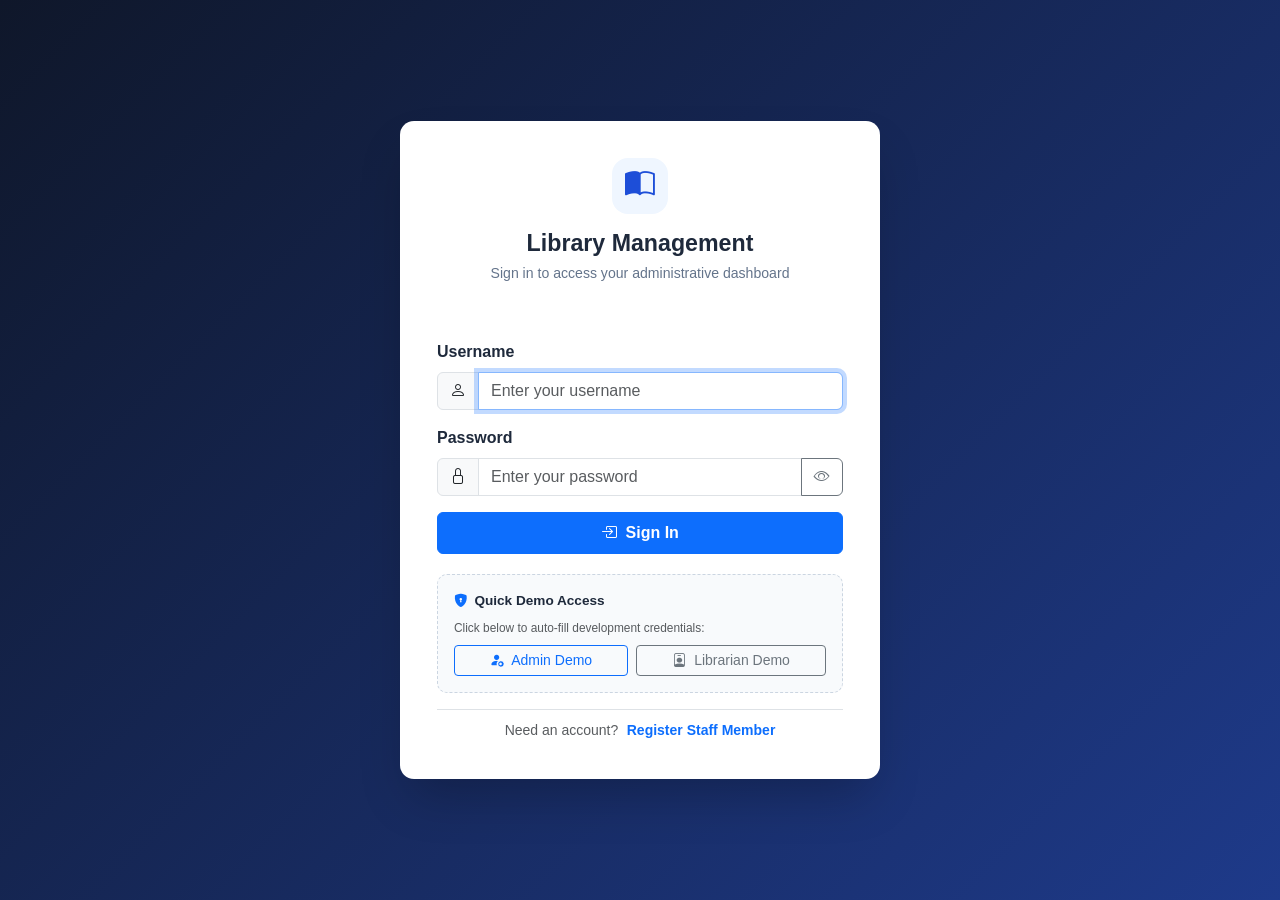
<file: books.html>
<!DOCTYPE html>
<html lang="en">
<head>
  <meta charset="UTF-8">
  <meta name="viewport" content="width=device-width, initial-scale=1.0">
  <title>Books Catalog - Library Management System</title>
  <!-- Bootstrap 5 CSS -->
  <link href="https://cdn.jsdelivr.net/npm/bootstrap@5.3.3/dist/css/bootstrap.min.css" rel="stylesheet">
  <!-- Bootstrap Icons -->
  <link href="https://cdn.jsdelivr.net/npm/bootstrap-icons@1.11.3/font/bootstrap-icons.min.css" rel="stylesheet">
  <!-- Custom Theme CSS -->
  <link href="css/style.css" rel="stylesheet">
</head>
<body>

  <div class="app-container">
    <div class="sidebar-backdrop"></div>

    <!-- Sidebar Navigation Menu -->
    <aside class="app-sidebar">
      <a href="index.html" class="sidebar-brand">
        <i class="bi bi-book-half"></i>
        <span>Library<span class="text-primary-emphasis" style="color: #60a5fa !important;">MS</span></span>
      </a>

      <ul class="sidebar-nav">
        <li class="nav-section-title">Core Management</li>
        <li>
          <a href="index.html" class="nav-link">
            <i class="bi bi-grid-1x2-fill"></i>
            <span>Dashboard</span>
          </a>
        </li>
        <li>
          <a href="books.html" class="nav-link active">
            <i class="bi bi-book"></i>
            <span>Books Catalog</span>
          </a>
        </li>
        <li>
          <a href="students.html" class="nav-link">
            <i class="bi bi-people"></i>
            <span>Students</span>
          </a>
        </li>

        <li class="nav-section-title">Circulation</li>
        <li>
          <a href="issues.html" class="nav-link">
            <i class="bi bi-journal-arrow-up"></i>
            <span>Issue Books</span>
          </a>
        </li>
        <li>
          <a href="fines.html" class="nav-link">
            <i class="bi bi-clock-history"></i>
            <span>Returns & Fines</span>
          </a>
        </li>

        <li class="nav-section-title">Analytics</li>
        <li>
          <a href="reports.html" class="nav-link">
            <i class="bi bi-bar-chart-line"></i>
            <span>Reports & Exports</span>
          </a>
        </li>
      </ul>

      <!-- User Profile in Sidebar Footer -->
      <div class="sidebar-footer">
        <div class="sidebar-user">
          <div class="user-avatar user-avatar-display">AD</div>
          <div class="user-info">
            <div class="user-name user-name-display">Administrator</div>
            <div class="user-role user-role-display">ADMIN</div>
          </div>
          <button class="btn btn-sm btn-link text-white-50 p-1 btn-logout" title="Sign Out">
            <i class="bi bi-box-arrow-right fs-5"></i>
          </button>
        </div>
      </div>
    </aside>

    <!-- Main Content Area -->
    <div class="app-main">
      <!-- Top Navigation Bar -->
      <header class="app-topbar">
        <div class="topbar-left">
          <button class="sidebar-toggler" type="button" aria-label="Toggle navigation">
            <i class="bi bi-list"></i>
          </button>
          <span class="fw-semibold text-secondary">Catalog Management</span>
        </div>

        <div class="topbar-right">
          <button class="btn btn-primary" onclick="openAddBookModal()">
            <i class="bi bi-plus-lg me-1"></i> Add New Book
          </button>

          <div class="dropdown">
            <button class="btn btn-link text-decoration-none dropdown-toggle d-flex align-items-center gap-2 p-0 text-dark" type="button" data-bs-toggle="dropdown" aria-expanded="false">
              <div class="user-avatar user-avatar-display" style="width: 34px; height: 34px; font-size: 0.85rem;">AD</div>
              <span class="fw-semibold small d-none d-md-inline user-name-display">Administrator</span>
            </button>
            <ul class="dropdown-menu dropdown-menu-end shadow-sm">
              <li><h6 class="dropdown-header user-name-display">Administrator</h6></li>
              <li><hr class="dropdown-divider"></li>
              <li><a class="dropdown-item text-danger btn-logout" href="#"><i class="bi bi-box-arrow-right me-2"></i>Sign Out</a></li>
            </ul>
          </div>
        </div>
      </header>

      <!-- App Body Content -->
      <main class="app-content">
        <!-- Page Title -->
        <div class="page-header">
          <div>
            <h1 class="page-title">Library Book Catalog</h1>
            <p class="page-subtitle">Browse, filter, add, and modify book titles and stock inventories</p>
          </div>
          <span class="badge bg-primary px-3 py-2 fs-6 rounded-pill" id="books-count-badge">Loading...</span>
        </div>

        <!-- Filter & Search Bar Card -->
        <div class="content-card mb-4">
          <div class="p-3">
            <div class="row g-2 align-items-center">
              <div class="col-12 col-md-6 col-lg-7">
                <div class="input-group">
                  <span class="input-group-text bg-white border-end-0"><i class="bi bi-search text-muted"></i></span>
                  <input type="text" class="form-control border-start-0" id="book-search-input" placeholder="Search by title, author, or ISBN...">
                </div>
              </div>
              <div class="col-12 col-md-4 col-lg-3">
                <select class="form-select" id="book-category-filter">
                  <option value="">All Categories</option>
                  <!-- Dynamically populated -->
                </select>
              </div>
              <div class="col-12 col-md-2 col-lg-2 text-end">
                <button class="btn btn-outline-secondary w-100" onclick="document.getElementById('book-search-input').value=''; document.getElementById('book-category-filter').value=''; loadBooks();">
                  <i class="bi bi-arrow-counterclockwise me-1"></i> Reset
                </button>
              </div>
            </div>
          </div>
        </div>

        <!-- Books Table Card -->
        <div class="content-card">
          <div class="table-responsive">
            <table class="custom-table">
              <thead>
                <tr>
                  <th>Book Title & Shelf</th>
                  <th>Author</th>
                  <th>ISBN</th>
                  <th>Category</th>
                  <th>Available Copies</th>
                  <th>Year</th>
                  <th class="text-end">Actions</th>
                </tr>
              </thead>
              <tbody id="books-table-body">
                <!-- Dynamically populated by books.js -->
              </tbody>
            </table>
          </div>
        </div>
      </main>
    </div>
  </div>

  <!-- Add / Edit Book Modal -->
  <div class="modal fade" id="bookModal" tabindex="-1" aria-labelledby="book-modal-title" aria-hidden="true">
    <div class="modal-dialog modal-lg">
      <div class="modal-content">
        <form id="book-form">
          <div class="modal-header">
            <h5 class="modal-title fw-bold" id="book-modal-title">Add New Book</h5>
            <button type="button" class="btn-close" data-bs-dismiss="modal" aria-label="Close"></button>
          </div>
          <div class="modal-body">
            <input type="hidden" id="book-id">
            
            <div class="row g-3 mb-3">
              <div class="col-md-8">
                <label for="book-title" class="form-label fw-semibold">Book Title <span class="text-danger">*</span></label>
                <input type="text" class="form-control" id="book-title" required placeholder="e.g. Effective Java">
              </div>
              <div class="col-md-4">
                <label for="book-isbn" class="form-label fw-semibold">ISBN <span class="text-danger">*</span></label>
                <input type="text" class="form-control" id="book-isbn" required placeholder="e.g. 978-0134685991">
              </div>
            </div>

            <div class="row g-3 mb-3">
              <div class="col-md-6">
                <label for="book-author" class="form-label fw-semibold">Author <span class="text-danger">*</span></label>
                <input type="text" class="form-control" id="book-author" required placeholder="e.g. Joshua Bloch">
              </div>
              <div class="col-md-6">
                <label for="book-category" class="form-label fw-semibold">Category <span class="text-danger">*</span></label>
                <select class="form-select" id="book-category" onchange="handleCategoryChange(this)" required>
                  <!-- Categories populated -->
                </select>
                <div id="custom-category-group" class="mt-2" style="display: none;">
                  <input type="text" class="form-control" id="custom-category-input" placeholder="Type new category name...">
                </div>
              </div>
            </div>

            <div class="row g-3 mb-3">
              <div class="col-md-5">
                <label for="book-publisher" class="form-label fw-semibold">Publisher</label>
                <input type="text" class="form-control" id="book-publisher" placeholder="e.g. Addison-Wesley">
              </div>
              <div class="col-md-3">
                <label for="book-year" class="form-label fw-semibold">Publication Year</label>
                <input type="number" class="form-control" id="book-year" min="1500" max="2100" placeholder="e.g. 2018">
              </div>
              <div class="col-md-4">
                <label for="book-quantity" class="form-label fw-semibold">Total Quantity <span class="text-danger">*</span></label>
                <input type="number" class="form-control" id="book-quantity" required min="1" value="1">
              </div>
            </div>

            <div class="mb-3">
              <label for="book-location" class="form-label fw-semibold">Shelf Location</label>
              <input type="text" class="form-control" id="book-location" placeholder="e.g. Shelf CS-01">
            </div>

            <div class="mb-3">
              <label for="book-description" class="form-label fw-semibold">Description / Notes</label>
              <textarea class="form-control" id="book-description" rows="3" placeholder="Brief summary of the book content..."></textarea>
            </div>
          </div>
          <div class="modal-footer">
            <button type="button" class="btn btn-secondary" data-bs-dismiss="modal">Cancel</button>
            <button type="submit" class="btn btn-primary" id="btn-save-book">
              <i class="bi bi-check-lg me-1"></i> Save Book
            </button>
          </div>
        </form>
      </div>
    </div>
  </div>

  <!-- View Book Details Modal -->
  <div class="modal fade" id="viewBookModal" tabindex="-1" aria-hidden="true">
    <div class="modal-dialog modal-dialog-centered">
      <div class="modal-content">
        <div class="modal-header">
          <h5 class="modal-title fw-bold" id="detail-title">Book Details</h5>
          <button type="button" class="btn-close" data-bs-dismiss="modal" aria-label="Close"></button>
        </div>
        <div class="modal-body">
          <div class="row g-2 mb-3">
            <div class="col-6"><small class="text-muted d-block">Author</small><strong id="detail-author"></strong></div>
            <div class="col-6"><small class="text-muted d-block">ISBN</small><code id="detail-isbn"></code></div>
            <div class="col-6"><small class="text-muted d-block">Category</small><span id="detail-category" class="badge bg-light text-dark border"></span></div>
            <div class="col-6"><small class="text-muted d-block">Publication Year</small><span id="detail-year"></span></div>
            <div class="col-6"><small class="text-muted d-block">Publisher</small><span id="detail-publisher"></span></div>
            <div class="col-6"><small class="text-muted d-block">Shelf Location</small><span id="detail-location"></span></div>
            <div class="col-6"><small class="text-muted d-block">Total Copies</small><span id="detail-quantity"></span></div>
            <div class="col-6"><small class="text-muted d-block">Available Stock</small><span id="detail-available" class="fw-bold text-success"></span></div>
          </div>
          <div>
            <small class="text-muted d-block">Synopsis</small>
            <p id="detail-description" class="small text-secondary mb-0"></p>
          </div>
        </div>
        <div class="modal-footer">
          <button type="button" class="btn btn-secondary" data-bs-dismiss="modal">Close</button>
        </div>
      </div>
    </div>
  </div>

  <div id="toast-container"></div>

  <!-- Scripts -->
  <script src="https://cdn.jsdelivr.net/npm/bootstrap@5.3.3/dist/js/bootstrap.bundle.min.js"></script>
  <script src="js/config.js"></script>
  <script src="js/api.js"></script>
  <script src="js/auth.js"></script>
  <script src="js/books.js"></script>
</body>
</html>
</file>
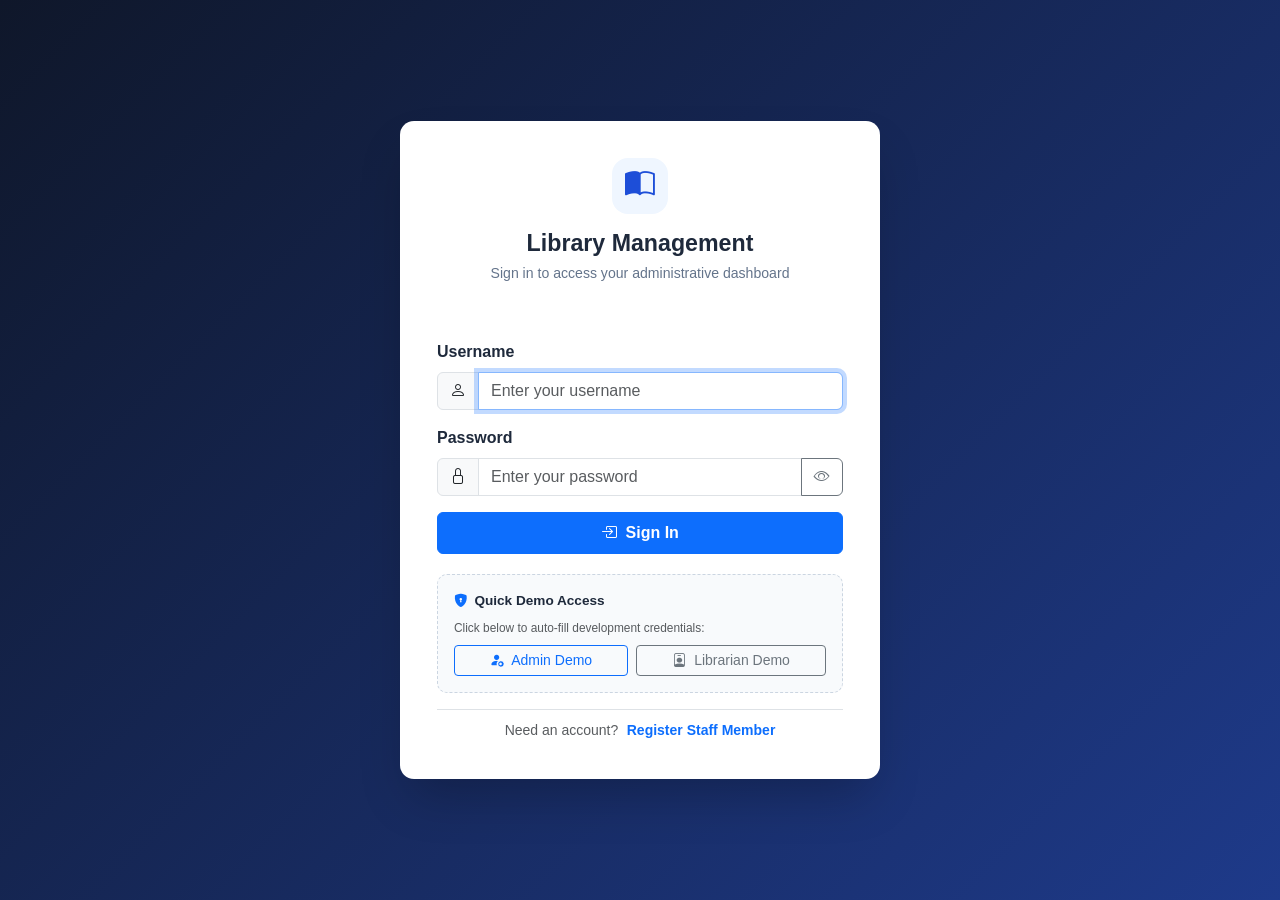
<file: fines.html>
<!DOCTYPE html>
<html lang="en">
<head>
  <meta charset="UTF-8">
  <meta name="viewport" content="width=device-width, initial-scale=1.0">
  <title>Returns & Fines - Library Management System</title>
  <!-- Bootstrap 5 CSS -->
  <link href="https://cdn.jsdelivr.net/npm/bootstrap@5.3.3/dist/css/bootstrap.min.css" rel="stylesheet">
  <!-- Bootstrap Icons -->
  <link href="https://cdn.jsdelivr.net/npm/bootstrap-icons@1.11.3/font/bootstrap-icons.min.css" rel="stylesheet">
  <!-- Custom Theme CSS -->
  <link href="css/style.css" rel="stylesheet">
</head>
<body>

  <div class="app-container">
    <div class="sidebar-backdrop"></div>

    <!-- Sidebar Navigation Menu -->
    <aside class="app-sidebar">
      <a href="index.html" class="sidebar-brand">
        <i class="bi bi-book-half"></i>
        <span>Library<span class="text-primary-emphasis" style="color: #60a5fa !important;">MS</span></span>
      </a>

      <ul class="sidebar-nav">
        <li class="nav-section-title">Core Management</li>
        <li>
          <a href="index.html" class="nav-link">
            <i class="bi bi-grid-1x2-fill"></i>
            <span>Dashboard</span>
          </a>
        </li>
        <li>
          <a href="books.html" class="nav-link">
            <i class="bi bi-book"></i>
            <span>Books Catalog</span>
          </a>
        </li>
        <li>
          <a href="students.html" class="nav-link">
            <i class="bi bi-people"></i>
            <span>Students</span>
          </a>
        </li>

        <li class="nav-section-title">Circulation</li>
        <li>
          <a href="issues.html" class="nav-link">
            <i class="bi bi-journal-arrow-up"></i>
            <span>Issue Books</span>
          </a>
        </li>
        <li>
          <a href="fines.html" class="nav-link active">
            <i class="bi bi-clock-history"></i>
            <span>Returns & Fines</span>
          </a>
        </li>

        <li class="nav-section-title">Analytics</li>
        <li>
          <a href="reports.html" class="nav-link">
            <i class="bi bi-bar-chart-line"></i>
            <span>Reports & Exports</span>
          </a>
        </li>
      </ul>

      <!-- User Profile in Sidebar Footer -->
      <div class="sidebar-footer">
        <div class="sidebar-user">
          <div class="user-avatar user-avatar-display">AD</div>
          <div class="user-info">
            <div class="user-name user-name-display">Administrator</div>
            <div class="user-role user-role-display">ADMIN</div>
          </div>
          <button class="btn btn-sm btn-link text-white-50 p-1 btn-logout" title="Sign Out">
            <i class="bi bi-box-arrow-right fs-5"></i>
          </button>
        </div>
      </div>
    </aside>

    <!-- Main Content Area -->
    <div class="app-main">
      <!-- Top Navigation Bar -->
      <header class="app-topbar">
        <div class="topbar-left">
          <button class="sidebar-toggler" type="button" aria-label="Toggle navigation">
            <i class="bi bi-list"></i>
          </button>
          <span class="fw-semibold text-secondary">Fine & Penalty Desk</span>
        </div>

        <div class="topbar-right">
          <div class="dropdown">
            <button class="btn btn-link text-decoration-none dropdown-toggle d-flex align-items-center gap-2 p-0 text-dark" type="button" data-bs-toggle="dropdown" aria-expanded="false">
              <div class="user-avatar user-avatar-display" style="width: 34px; height: 34px; font-size: 0.85rem;">AD</div>
              <span class="fw-semibold small d-none d-md-inline user-name-display">Administrator</span>
            </button>
            <ul class="dropdown-menu dropdown-menu-end shadow-sm">
              <li><h6 class="dropdown-header user-name-display">Administrator</h6></li>
              <li><hr class="dropdown-divider"></li>
              <li><a class="dropdown-item text-danger btn-logout" href="#"><i class="bi bi-box-arrow-right me-2"></i>Sign Out</a></li>
            </ul>
          </div>
        </div>
      </header>

      <!-- App Body Content -->
      <main class="app-content">
        <!-- Page Title -->
        <div class="page-header">
          <div>
            <h1 class="page-title">Overdue Penalties & Fines</h1>
            <p class="page-subtitle">Track overdue library materials, assess late penalties, and collect receipts</p>
          </div>
          <span class="badge bg-danger px-3 py-2 fs-6 rounded-pill" id="overdue-count-badge">Loading...</span>
        </div>

        <!-- Overdue Books Card -->
        <div class="content-card mb-4 border-danger-subtle">
          <div class="content-card-header bg-danger-subtle text-danger">
            <h2 class="content-card-title text-danger">
              <i class="bi bi-exclamation-triangle-fill"></i> Currently Overdue Borrowings (Pending Return)
            </h2>
            <span class="small fw-semibold">$1.00 / day penalty rate</span>
          </div>
          <div class="table-responsive">
            <table class="custom-table">
              <thead>
                <tr>
                  <th>Book Title</th>
                  <th>Student</th>
                  <th>Due Date</th>
                  <th>Days Overdue</th>
                  <th>Accumulated Fine</th>
                  <th class="text-end">Action</th>
                </tr>
              </thead>
              <tbody id="overdue-table-body">
                <!-- Dynamically populated by fines.js -->
              </tbody>
            </table>
          </div>
        </div>

        <!-- Fine Ledger Title & Filter Card -->
        <div class="content-card mb-4">
          <div class="content-card-header">
            <h2 class="content-card-title">
              <i class="bi bi-cash-stack"></i> Fines & Payment Settlement Ledger
            </h2>
            <span class="badge bg-primary rounded-pill px-3 py-1" id="fines-count-badge">Loading...</span>
          </div>
          <div class="p-3 border-bottom">
            <div class="row g-2 align-items-center">
              <div class="col-12 col-md-7 col-lg-8">
                <div class="input-group">
                  <span class="input-group-text bg-white border-end-0"><i class="bi bi-search text-muted"></i></span>
                  <input type="text" class="form-control border-start-0" id="fine-search-input" placeholder="Search by student name, ID, or book title...">
                </div>
              </div>
              <div class="col-12 col-md-3 col-lg-2">
                <select class="form-select" id="fine-status-filter">
                  <option value="">All Fines</option>
                  <option value="PENDING">Pending Payment</option>
                  <option value="PAID">Paid & Cleared</option>
                  <option value="WAIVED">Waived</option>
                </select>
              </div>
              <div class="col-12 col-md-2 col-lg-2 text-end">
                <button class="btn btn-outline-secondary w-100" onclick="document.getElementById('fine-search-input').value=''; document.getElementById('fine-status-filter').value=''; loadFines();">
                  <i class="bi bi-arrow-counterclockwise me-1"></i> Reset
                </button>
              </div>
            </div>
          </div>
          <div class="table-responsive">
            <table class="custom-table">
              <thead>
                <tr>
                  <th>Fine Ref</th>
                  <th>Student</th>
                  <th>Book Title</th>
                  <th>Overdue Period</th>
                  <th>Fine Amount</th>
                  <th>Payment Status</th>
                  <th>Paid Date / Receipt</th>
                  <th class="text-end">Actions</th>
                </tr>
              </thead>
              <tbody id="fines-table-body">
                <!-- Dynamically populated by fines.js -->
              </tbody>
            </table>
          </div>
        </div>
      </main>
    </div>
  </div>

  <!-- Pay Fine Modal -->
  <div class="modal fade" id="payFineModal" tabindex="-1" aria-hidden="true">
    <div class="modal-dialog">
      <div class="modal-content">
        <form id="pay-fine-form">
          <div class="modal-header">
            <h5 class="modal-title fw-bold">Record Fine Payment</h5>
            <button type="button" class="btn-close" data-bs-dismiss="modal" aria-label="Close"></button>
          </div>
          <div class="modal-body">
            <input type="hidden" id="pay-fine-id">

            <div class="bg-light p-3 rounded border mb-3">
              <div class="small text-muted">Student</div>
              <div class="fw-semibold text-dark fs-6" id="pay-fine-student">-</div>
              <div class="small text-muted mt-2">Outstanding Amount</div>
              <div class="fw-bold fs-4 text-success" id="pay-fine-amount">$0.00</div>
            </div>

            <div class="mb-3">
              <label for="pay-fine-ref" class="form-label fw-semibold">Payment / Cash Receipt Reference <span class="text-danger">*</span></label>
              <input type="text" class="form-control" id="pay-fine-ref" required placeholder="e.g. REC-98213">
              <div class="form-text">System generated receipt reference or cashier transaction code.</div>
            </div>
          </div>
          <div class="modal-footer">
            <button type="button" class="btn btn-secondary" data-bs-dismiss="modal">Cancel</button>
            <button type="submit" class="btn btn-success" id="btn-confirm-pay">
              <i class="bi bi-check2-circle me-1"></i> Mark as Paid
            </button>
          </div>
        </form>
      </div>
    </div>
  </div>

  <!-- Waive Fine Modal -->
  <div class="modal fade" id="waiveFineModal" tabindex="-1" aria-hidden="true">
    <div class="modal-dialog">
      <div class="modal-content">
        <form id="waive-fine-form">
          <div class="modal-header">
            <h5 class="modal-title fw-bold">Waive Fine Penalty</h5>
            <button type="button" class="btn-close" data-bs-dismiss="modal" aria-label="Close"></button>
          </div>
          <div class="modal-body">
            <input type="hidden" id="waive-fine-id">
            <p class="small text-muted">Waiving this fine will clear the outstanding debt with administrative justification.</p>

            <div class="mb-3">
              <label for="waive-fine-reason" class="form-label fw-semibold">Reason for Waiver</label>
              <input type="text" class="form-control" id="waive-fine-reason" placeholder="e.g. Medical emergency, university special dispensation">
            </div>
          </div>
          <div class="modal-footer">
            <button type="button" class="btn btn-secondary" data-bs-dismiss="modal">Cancel</button>
            <button type="submit" class="btn btn-warning" id="btn-confirm-waive">
              <i class="bi bi-slash-circle me-1"></i> Waive Penalty
            </button>
          </div>
        </form>
      </div>
    </div>
  </div>

  <div id="toast-container"></div>

  <!-- Scripts -->
  <script src="https://cdn.jsdelivr.net/npm/bootstrap@5.3.3/dist/js/bootstrap.bundle.min.js"></script>
  <script src="js/config.js"></script>
  <script src="js/api.js"></script>
  <script src="js/auth.js"></script>
  <script src="js/fines.js"></script>
</body>
</html>
</file>
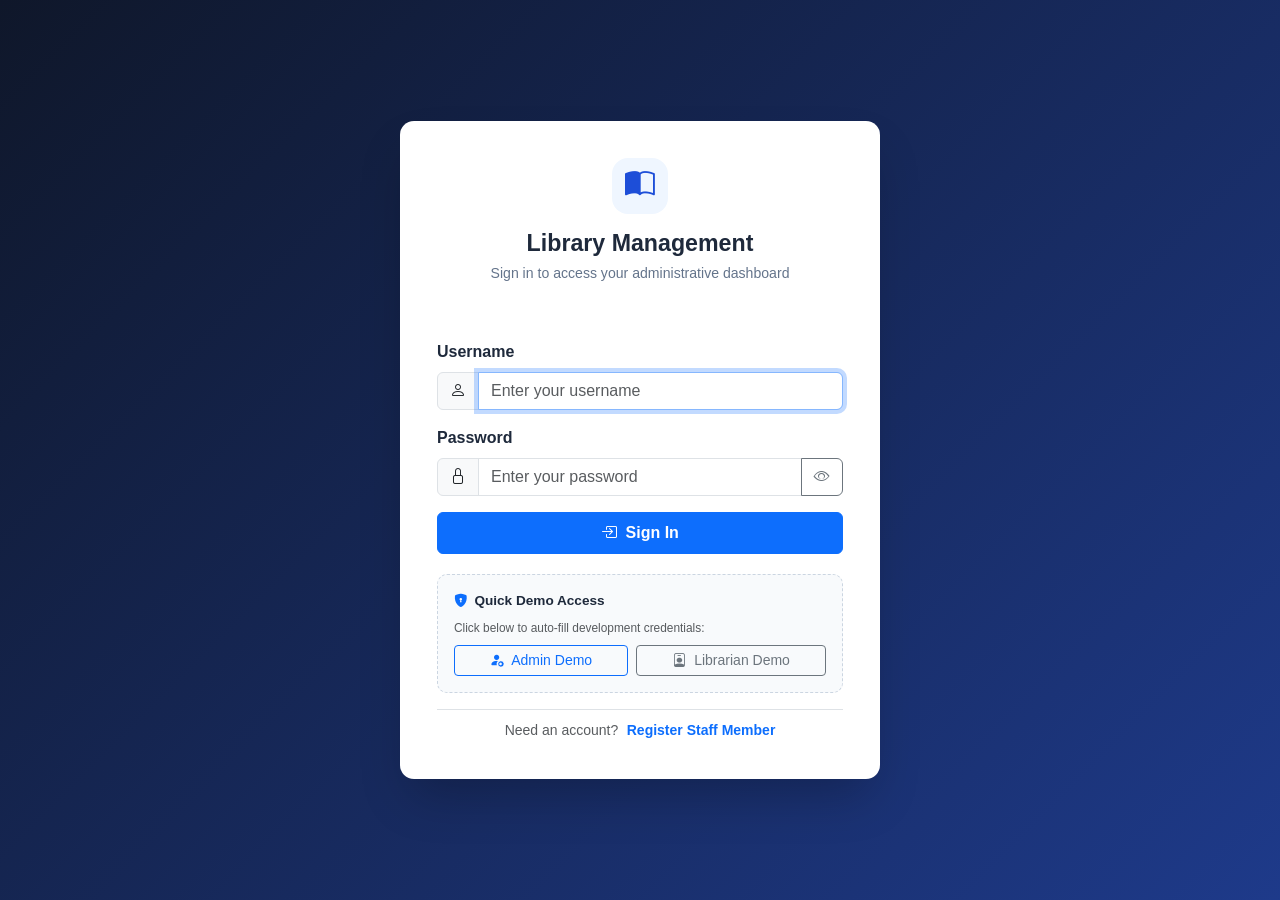
<file: issues.html>
<!DOCTYPE html>
<html lang="en">
<head>
  <meta charset="UTF-8">
  <meta name="viewport" content="width=device-width, initial-scale=1.0">
  <title>Issue Books - Library Management System</title>
  <!-- Bootstrap 5 CSS -->
  <link href="https://cdn.jsdelivr.net/npm/bootstrap@5.3.3/dist/css/bootstrap.min.css" rel="stylesheet">
  <!-- Bootstrap Icons -->
  <link href="https://cdn.jsdelivr.net/npm/bootstrap-icons@1.11.3/font/bootstrap-icons.min.css" rel="stylesheet">
  <!-- Custom Theme CSS -->
  <link href="css/style.css" rel="stylesheet">
</head>
<body>

  <div class="app-container">
    <div class="sidebar-backdrop"></div>

    <!-- Sidebar Navigation Menu -->
    <aside class="app-sidebar">
      <a href="index.html" class="sidebar-brand">
        <i class="bi bi-book-half"></i>
        <span>Library<span class="text-primary-emphasis" style="color: #60a5fa !important;">MS</span></span>
      </a>

      <ul class="sidebar-nav">
        <li class="nav-section-title">Core Management</li>
        <li>
          <a href="index.html" class="nav-link">
            <i class="bi bi-grid-1x2-fill"></i>
            <span>Dashboard</span>
          </a>
        </li>
        <li>
          <a href="books.html" class="nav-link">
            <i class="bi bi-book"></i>
            <span>Books Catalog</span>
          </a>
        </li>
        <li>
          <a href="students.html" class="nav-link">
            <i class="bi bi-people"></i>
            <span>Students</span>
          </a>
        </li>

        <li class="nav-section-title">Circulation</li>
        <li>
          <a href="issues.html" class="nav-link active">
            <i class="bi bi-journal-arrow-up"></i>
            <span>Issue Books</span>
          </a>
        </li>
        <li>
          <a href="fines.html" class="nav-link">
            <i class="bi bi-clock-history"></i>
            <span>Returns & Fines</span>
          </a>
        </li>

        <li class="nav-section-title">Analytics</li>
        <li>
          <a href="reports.html" class="nav-link">
            <i class="bi bi-bar-chart-line"></i>
            <span>Reports & Exports</span>
          </a>
        </li>
      </ul>

      <!-- User Profile in Sidebar Footer -->
      <div class="sidebar-footer">
        <div class="sidebar-user">
          <div class="user-avatar user-avatar-display">AD</div>
          <div class="user-info">
            <div class="user-name user-name-display">Administrator</div>
            <div class="user-role user-role-display">ADMIN</div>
          </div>
          <button class="btn btn-sm btn-link text-white-50 p-1 btn-logout" title="Sign Out">
            <i class="bi bi-box-arrow-right fs-5"></i>
          </button>
        </div>
      </div>
    </aside>

    <!-- Main Content Area -->
    <div class="app-main">
      <!-- Top Navigation Bar -->
      <header class="app-topbar">
        <div class="topbar-left">
          <button class="sidebar-toggler" type="button" aria-label="Toggle navigation">
            <i class="bi bi-list"></i>
          </button>
          <span class="fw-semibold text-secondary">Book Circulation Desk</span>
        </div>

        <div class="topbar-right">
          <button class="btn btn-primary" onclick="openIssueBookModal()">
            <i class="bi bi-journal-plus me-1"></i> Issue New Book
          </button>

          <div class="dropdown">
            <button class="btn btn-link text-decoration-none dropdown-toggle d-flex align-items-center gap-2 p-0 text-dark" type="button" data-bs-toggle="dropdown" aria-expanded="false">
              <div class="user-avatar user-avatar-display" style="width: 34px; height: 34px; font-size: 0.85rem;">AD</div>
              <span class="fw-semibold small d-none d-md-inline user-name-display">Administrator</span>
            </button>
            <ul class="dropdown-menu dropdown-menu-end shadow-sm">
              <li><h6 class="dropdown-header user-name-display">Administrator</h6></li>
              <li><hr class="dropdown-divider"></li>
              <li><a class="dropdown-item text-danger btn-logout" href="#"><i class="bi bi-box-arrow-right me-2"></i>Sign Out</a></li>
            </ul>
          </div>
        </div>
      </header>

      <!-- App Body Content -->
      <main class="app-content">
        <!-- Page Title -->
        <div class="page-header">
          <div>
            <h1 class="page-title">Circulation & Issue History</h1>
            <p class="page-subtitle">Issue titles to students, process returns, renew terms, and manage due dates</p>
          </div>
          <span class="badge bg-primary px-3 py-2 fs-6 rounded-pill" id="issues-count-badge">Loading...</span>
        </div>

        <!-- Filter & Search Bar Card -->
        <div class="content-card mb-4">
          <div class="p-3">
            <div class="row g-2 align-items-center">
              <div class="col-12 col-md-6 col-lg-7">
                <div class="input-group">
                  <span class="input-group-text bg-white border-end-0"><i class="bi bi-search text-muted"></i></span>
                  <input type="text" class="form-control border-start-0" id="issue-search-input" placeholder="Search by book title, ISBN, student name, or roll ID...">
                </div>
              </div>
              <div class="col-12 col-md-4 col-lg-3">
                <select class="form-select" id="issue-status-filter">
                  <option value="">All Statuses</option>
                  <option value="ISSUED">Currently Issued (Active)</option>
                  <option value="OVERDUE">Overdue Borrowings</option>
                  <option value="RETURNED">Returned & Completed</option>
                </select>
              </div>
              <div class="col-12 col-md-2 col-lg-2 text-end">
                <button class="btn btn-outline-secondary w-100" onclick="document.getElementById('issue-search-input').value=''; document.getElementById('issue-status-filter').value=''; loadIssues();">
                  <i class="bi bi-arrow-counterclockwise me-1"></i> Reset
                </button>
              </div>
            </div>
          </div>
        </div>

        <!-- Issues Table Card -->
        <div class="content-card">
          <div class="table-responsive">
            <table class="custom-table">
              <thead>
                <tr>
                  <th>Book Title & ISBN</th>
                  <th>Student Name & ID</th>
                  <th>Issue Date</th>
                  <th>Due Date</th>
                  <th>Return Date</th>
                  <th>Status</th>
                  <th class="text-end">Actions</th>
                </tr>
              </thead>
              <tbody id="issues-table-body">
                <!-- Dynamically populated by issues.js -->
              </tbody>
            </table>
          </div>
        </div>
      </main>
    </div>
  </div>

  <!-- Issue Book Modal -->
  <div class="modal fade" id="issueModal" tabindex="-1" aria-labelledby="issue-modal-title" aria-hidden="true">
    <div class="modal-dialog modal-lg">
      <div class="modal-content">
        <form id="issue-form">
          <div class="modal-header">
            <h5 class="modal-title fw-bold" id="issue-modal-title">Issue Book to Student</h5>
            <button type="button" class="btn-close" data-bs-dismiss="modal" aria-label="Close"></button>
          </div>
          <div class="modal-body">
            <div class="mb-3">
              <label for="issue-book-select" class="form-label fw-semibold">Select Available Book <span class="text-danger">*</span></label>
              <select class="form-select" id="issue-book-select" required>
                <!-- Populated dynamically -->
              </select>
              <div class="form-text">Only books with available copies in stock can be selected.</div>
            </div>

            <div class="mb-3">
              <label for="issue-student-select" class="form-label fw-semibold">Select Registered Student <span class="text-danger">*</span></label>
              <select class="form-select" id="issue-student-select" required>
                <!-- Populated dynamically -->
              </select>
              <div class="form-text">Only active students are permitted to borrow books.</div>
            </div>

            <div class="row g-3 mb-3">
              <div class="col-md-6">
                <label for="issue-date" class="form-label fw-semibold">Issue Date <span class="text-danger">*</span></label>
                <input type="date" class="form-control" id="issue-date" required>
              </div>
              <div class="col-md-6">
                <label for="issue-due-date" class="form-label fw-semibold">Due Date <span class="text-danger">*</span></label>
                <input type="date" class="form-control" id="issue-due-date" required>
                <div class="form-text">Defaults to 14 days loan period.</div>
              </div>
            </div>

            <div class="mb-3">
              <label for="issue-notes" class="form-label fw-semibold">Notes / Purpose (Optional)</label>
              <input type="text" class="form-control" id="issue-notes" placeholder="e.g. Semester project reference, thesis study">
            </div>
          </div>
          <div class="modal-footer">
            <button type="button" class="btn btn-secondary" data-bs-dismiss="modal">Cancel</button>
            <button type="submit" class="btn btn-primary" id="btn-save-issue">
              <i class="bi bi-journal-check me-1"></i> Confirm Issue
            </button>
          </div>
        </form>
      </div>
    </div>
  </div>

  <!-- Return Book Modal -->
  <div class="modal fade" id="returnModal" tabindex="-1" aria-hidden="true">
    <div class="modal-dialog">
      <div class="modal-content">
        <form id="return-form">
          <div class="modal-header">
            <h5 class="modal-title fw-bold">Process Book Return</h5>
            <button type="button" class="btn-close" data-bs-dismiss="modal" aria-label="Close"></button>
          </div>
          <div class="modal-body">
            <input type="hidden" id="return-issue-id">

            <div class="mb-3 bg-light p-3 rounded border">
              <div class="small text-muted">Book Title</div>
              <div class="fw-bold fs-6 text-dark" id="return-book-title">-</div>
              <div class="small text-muted mt-2">Issued To</div>
              <div class="fw-semibold text-dark" id="return-student-name">-</div>
              <div class="small text-muted mt-2">Scheduled Due Date</div>
              <div class="fw-semibold text-danger" id="return-due-date-display">-</div>
            </div>

            <!-- Overdue Warning Alert -->
            <div id="return-fine-alert" style="display: none;"></div>

            <div class="mb-3">
              <label for="return-date-input" class="form-label fw-semibold">Actual Return Date <span class="text-danger">*</span></label>
              <input type="date" class="form-control" id="return-date-input" required onchange="checkFinePreview(document.getElementById('return-due-date-display').textContent, this.value)">
            </div>

            <div class="mb-3">
              <label for="return-notes" class="form-label fw-semibold">Return Notes (Condition, Remarks)</label>
              <input type="text" class="form-control" id="return-notes" placeholder="e.g. Returned in good condition">
            </div>
          </div>
          <div class="modal-footer">
            <button type="button" class="btn btn-secondary" data-bs-dismiss="modal">Cancel</button>
            <button type="submit" class="btn btn-success" id="btn-confirm-return">
              <i class="bi bi-arrow-return-left me-1"></i> Accept Return & Update Stock
            </button>
          </div>
        </form>
      </div>
    </div>
  </div>

  <div id="toast-container"></div>

  <!-- Scripts -->
  <script src="https://cdn.jsdelivr.net/npm/bootstrap@5.3.3/dist/js/bootstrap.bundle.min.js"></script>
  <script src="js/config.js"></script>
  <script src="js/api.js"></script>
  <script src="js/auth.js"></script>
  <script src="js/issues.js"></script>
</body>
</html>
</file>
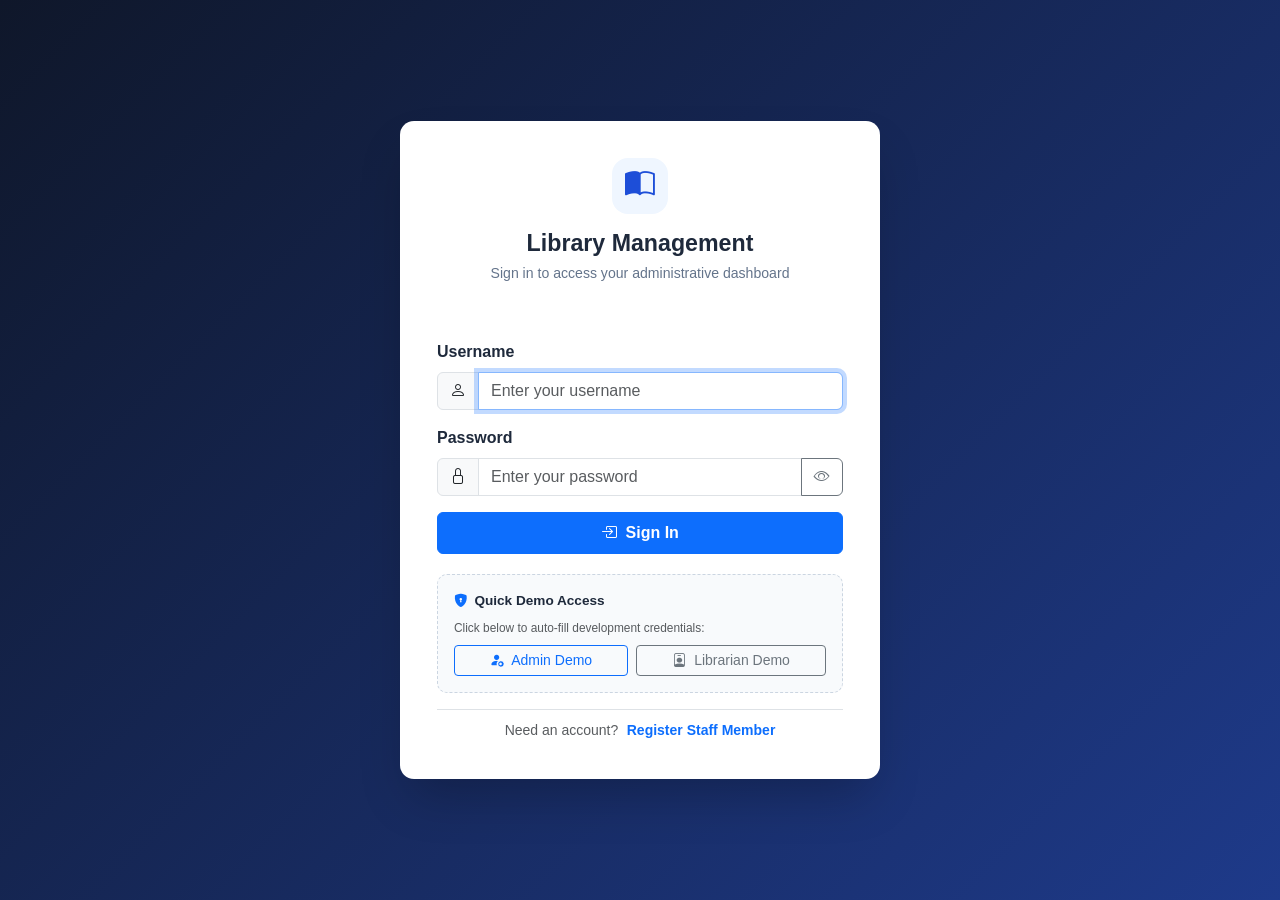
<file: login.html>
<!DOCTYPE html>
<html lang="en">
<head>
  <meta charset="UTF-8">
  <meta name="viewport" content="width=device-width, initial-scale=1.0">
  <title>Login - Library Management System</title>
  <!-- Bootstrap 5 CSS -->
  <link href="https://cdn.jsdelivr.net/npm/bootstrap@5.3.3/dist/css/bootstrap.min.css" rel="stylesheet">
  <!-- Bootstrap Icons -->
  <link href="https://cdn.jsdelivr.net/npm/bootstrap-icons@1.11.3/font/bootstrap-icons.min.css" rel="stylesheet">
  <!-- Custom Theme CSS -->
  <link href="css/style.css" rel="stylesheet">
</head>
<body class="auth-page">

  <div class="auth-card">
    <div class="auth-header">
      <div class="auth-logo">
        <i class="bi bi-book-half"></i>
      </div>
      <h1 class="auth-title">Library Management</h1>
      <p class="auth-subtitle">Sign in to access your administrative dashboard</p>
    </div>

    <div class="auth-body">
      <div id="login-alert" class="alert alert-danger py-2 mb-3 d-none" role="alert"></div>

      <form id="login-form">
        <div class="mb-3">
          <label for="username" class="form-label fw-semibold">Username</label>
          <div class="input-group">
            <span class="input-group-text bg-light"><i class="bi bi-person"></i></span>
            <input type="text" class="form-control" id="username" placeholder="Enter your username" required autofocus>
          </div>
        </div>

        <div class="mb-3">
          <label for="password" class="form-label fw-semibold">Password</label>
          <div class="input-group">
            <span class="input-group-text bg-light"><i class="bi bi-lock"></i></span>
            <input type="password" class="form-control" id="password" placeholder="Enter your password" required>
            <button class="btn btn-outline-secondary" type="button" id="toggle-password" title="Show/Hide password">
              <i class="bi bi-eye"></i>
            </button>
          </div>
        </div>

        <button type="submit" class="btn btn-primary w-100 py-2 fw-semibold" id="btn-submit-login">
          <span class="spinner-border spinner-border-sm me-2 d-none" id="login-spinner"></span>
          <i class="bi bi-box-arrow-in-right me-1"></i> Sign In
        </button>
      </form>

      <!-- Quick Demo Credentials Box -->
      <div class="demo-credentials-box">
        <div class="demo-title">
          <i class="bi bi-shield-lock-fill text-primary"></i> Quick Demo Access
        </div>
        <p class="text-muted small mb-2">Click below to auto-fill development credentials:</p>
        <div class="d-flex gap-2">
          <button type="button" class="btn btn-sm btn-outline-primary flex-fill" onclick="fillCredentials('admin', 'admin123')">
            <i class="bi bi-person-fill-gear me-1"></i> Admin Demo
          </button>
          <button type="button" class="btn btn-sm btn-outline-secondary flex-fill" onclick="fillCredentials('librarian', 'admin123')">
            <i class="bi bi-person-badge me-1"></i> Librarian Demo
          </button>
        </div>
      </div>

      <div class="text-center mt-3 pt-2 border-top">
        <span class="text-muted small">Need an account?</span>
        <a href="register.html" class="small fw-semibold ms-1 text-decoration-none">Register Staff Member</a>
      </div>
    </div>
  </div>

  <div id="toast-container"></div>

  <!-- Scripts -->
  <script src="https://cdn.jsdelivr.net/npm/bootstrap@5.3.3/dist/js/bootstrap.bundle.min.js"></script>
  <script src="js/config.js"></script>
  <script src="js/api.js"></script>
  <script src="js/auth.js"></script>
  <script>
    // Password visibility toggle
    document.getElementById("toggle-password").addEventListener("click", function() {
      const pwdInput = document.getElementById("password");
      const icon = this.querySelector("i");
      if (pwdInput.type === "password") {
        pwdInput.type = "text";
        icon.className = "bi bi-eye-slash";
      } else {
        pwdInput.type = "password";
        icon.className = "bi bi-eye";
      }
    });

    function fillCredentials(user, pass) {
      document.getElementById("username").value = user;
      document.getElementById("password").value = pass;
    }

    // Login Form Submit
    document.getElementById("login-form").addEventListener("submit", async function(e) {
      e.preventDefault();

      const username = document.getElementById("username").value.trim();
      const password = document.getElementById("password").value;
      const alertBox = document.getElementById("login-alert");
      const submitBtn = document.getElementById("btn-submit-login");
      const spinner = document.getElementById("login-spinner");

      alertBox.classList.add("d-none");
      submitBtn.disabled = true;
      spinner.classList.remove("d-none");

      try {
        const response = await api.post("/auth/login", { username, password });

        if (response && response.success && response.data) {
          const authData = response.data;
          auth.setAuth(authData.token, {
            username: authData.username,
            fullName: authData.fullName,
            email: authData.email,
            role: authData.role
          });

          showToast("success", "Welcome!", `Signed in as ${authData.fullName}`);
          setTimeout(() => {
            window.location.href = "index.html";
          }, 400);
        } else {
          throw new Error(response.message || "Login failed");
        }
      } catch (error) {
        alertBox.textContent = error.message || "Invalid username or password";
        alertBox.classList.remove("d-none");
        submitBtn.disabled = false;
        spinner.classList.add("d-none");
      }
    });
  </script>
</body>
</html>
</file>
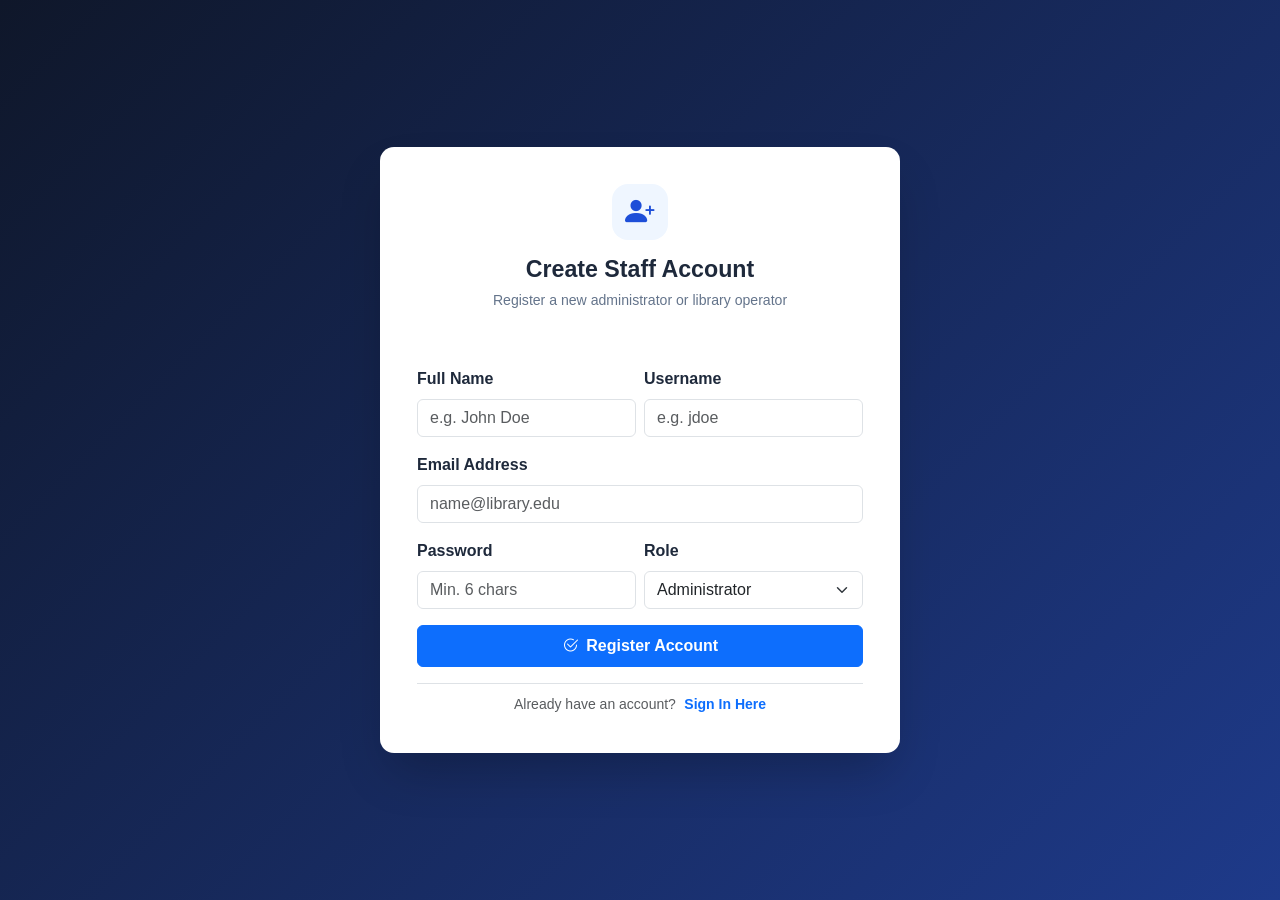
<file: register.html>
<!DOCTYPE html>
<html lang="en">
<head>
  <meta charset="UTF-8">
  <meta name="viewport" content="width=device-width, initial-scale=1.0">
  <title>Staff Registration - Library Management System</title>
  <!-- Bootstrap 5 CSS -->
  <link href="https://cdn.jsdelivr.net/npm/bootstrap@5.3.3/dist/css/bootstrap.min.css" rel="stylesheet">
  <!-- Bootstrap Icons -->
  <link href="https://cdn.jsdelivr.net/npm/bootstrap-icons@1.11.3/font/bootstrap-icons.min.css" rel="stylesheet">
  <!-- Custom Theme CSS -->
  <link href="css/style.css" rel="stylesheet">
</head>
<body class="auth-page">

  <div class="auth-card" style="max-width: 520px;">
    <div class="auth-header">
      <div class="auth-logo">
        <i class="bi bi-person-plus-fill"></i>
      </div>
      <h1 class="auth-title">Create Staff Account</h1>
      <p class="auth-subtitle">Register a new administrator or library operator</p>
    </div>

    <div class="auth-body">
      <div id="register-alert" class="alert alert-danger py-2 mb-3 d-none" role="alert"></div>

      <form id="register-form">
        <div class="row g-2">
          <div class="col-md-6 mb-3">
            <label for="fullName" class="form-label fw-semibold">Full Name</label>
            <input type="text" class="form-control" id="fullName" placeholder="e.g. John Doe" required>
          </div>
          <div class="col-md-6 mb-3">
            <label for="username" class="form-label fw-semibold">Username</label>
            <input type="text" class="form-control" id="username" placeholder="e.g. jdoe" required minlength="3">
          </div>
        </div>

        <div class="mb-3">
          <label for="email" class="form-label fw-semibold">Email Address</label>
          <input type="email" class="form-control" id="email" placeholder="name@library.edu" required>
        </div>

        <div class="row g-2">
          <div class="col-md-6 mb-3">
            <label for="password" class="form-label fw-semibold">Password</label>
            <input type="password" class="form-control" id="password" placeholder="Min. 6 chars" required minlength="6">
          </div>
          <div class="col-md-6 mb-3">
            <label for="role" class="form-label fw-semibold">Role</label>
            <select class="form-select" id="role">
              <option value="ADMIN">Administrator</option>
              <option value="LIBRARIAN">Librarian</option>
            </select>
          </div>
        </div>

        <button type="submit" class="btn btn-primary w-100 py-2 fw-semibold" id="btn-submit-register">
          <span class="spinner-border spinner-border-sm me-2 d-none" id="register-spinner"></span>
          <i class="bi bi-check2-circle me-1"></i> Register Account
        </button>
      </form>

      <div class="text-center mt-3 pt-2 border-top">
        <span class="text-muted small">Already have an account?</span>
        <a href="login.html" class="small fw-semibold ms-1 text-decoration-none">Sign In Here</a>
      </div>
    </div>
  </div>

  <div id="toast-container"></div>

  <!-- Scripts -->
  <script src="https://cdn.jsdelivr.net/npm/bootstrap@5.3.3/dist/js/bootstrap.bundle.min.js"></script>
  <script src="js/config.js"></script>
  <script src="js/api.js"></script>
  <script src="js/auth.js"></script>
  <script>
    document.getElementById("register-form").addEventListener("submit", async function(e) {
      e.preventDefault();

      const fullName = document.getElementById("fullName").value.trim();
      const username = document.getElementById("username").value.trim();
      const email = document.getElementById("email").value.trim();
      const password = document.getElementById("password").value;
      const role = document.getElementById("role").value;

      const alertBox = document.getElementById("register-alert");
      const submitBtn = document.getElementById("btn-submit-register");
      const spinner = document.getElementById("register-spinner");

      alertBox.classList.add("d-none");
      submitBtn.disabled = true;
      spinner.classList.remove("d-none");

      try {
        const response = await api.post("/auth/register", {
          fullName,
          username,
          email,
          password,
          role
        });

        if (response && response.success) {
          showToast("success", "Account Created", "Registration successful! You can now log in.");
          setTimeout(() => {
            window.location.href = "login.html";
          }, 800);
        } else {
          throw new Error(response.message || "Registration failed");
        }
      } catch (error) {
        alertBox.textContent = error.message;
        alertBox.classList.remove("d-none");
        submitBtn.disabled = false;
        spinner.classList.add("d-none");
      }
    });
  </script>
</body>
</html>
</file>
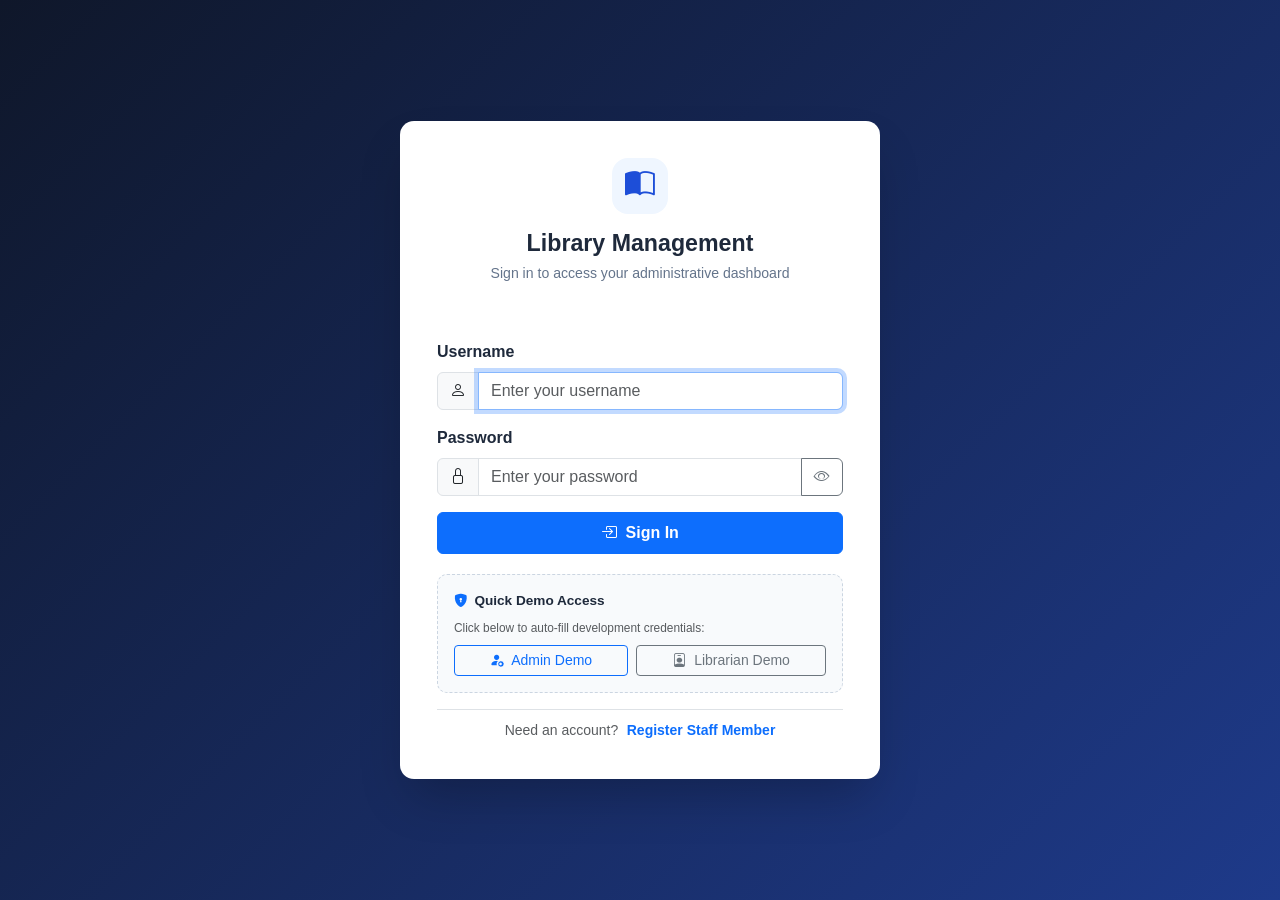
<file: reports.html>
<!DOCTYPE html>
<html lang="en">
<head>
  <meta charset="UTF-8">
  <meta name="viewport" content="width=device-width, initial-scale=1.0">
  <title>Reports & Analytics - Library Management System</title>
  <!-- Bootstrap 5 CSS -->
  <link href="https://cdn.jsdelivr.net/npm/bootstrap@5.3.3/dist/css/bootstrap.min.css" rel="stylesheet">
  <!-- Bootstrap Icons -->
  <link href="https://cdn.jsdelivr.net/npm/bootstrap-icons@1.11.3/font/bootstrap-icons.min.css" rel="stylesheet">
  <!-- Custom Theme CSS -->
  <link href="css/style.css" rel="stylesheet">
</head>
<body>

  <div class="app-container">
    <div class="sidebar-backdrop"></div>

    <!-- Sidebar Navigation Menu -->
    <aside class="app-sidebar">
      <a href="index.html" class="sidebar-brand">
        <i class="bi bi-book-half"></i>
        <span>Library<span class="text-primary-emphasis" style="color: #60a5fa !important;">MS</span></span>
      </a>

      <ul class="sidebar-nav">
        <li class="nav-section-title">Core Management</li>
        <li>
          <a href="index.html" class="nav-link">
            <i class="bi bi-grid-1x2-fill"></i>
            <span>Dashboard</span>
          </a>
        </li>
        <li>
          <a href="books.html" class="nav-link">
            <i class="bi bi-book"></i>
            <span>Books Catalog</span>
          </a>
        </li>
        <li>
          <a href="students.html" class="nav-link">
            <i class="bi bi-people"></i>
            <span>Students</span>
          </a>
        </li>

        <li class="nav-section-title">Circulation</li>
        <li>
          <a href="issues.html" class="nav-link">
            <i class="bi bi-journal-arrow-up"></i>
            <span>Issue Books</span>
          </a>
        </li>
        <li>
          <a href="fines.html" class="nav-link">
            <i class="bi bi-clock-history"></i>
            <span>Returns & Fines</span>
          </a>
        </li>

        <li class="nav-section-title">Analytics</li>
        <li>
          <a href="reports.html" class="nav-link active">
            <i class="bi bi-bar-chart-line"></i>
            <span>Reports & Exports</span>
          </a>
        </li>
      </ul>

      <!-- User Profile in Sidebar Footer -->
      <div class="sidebar-footer">
        <div class="sidebar-user">
          <div class="user-avatar user-avatar-display">AD</div>
          <div class="user-info">
            <div class="user-name user-name-display">Administrator</div>
            <div class="user-role user-role-display">ADMIN</div>
          </div>
          <button class="btn btn-sm btn-link text-white-50 p-1 btn-logout" title="Sign Out">
            <i class="bi bi-box-arrow-right fs-5"></i>
          </button>
        </div>
      </div>
    </aside>

    <!-- Main Content Area -->
    <div class="app-main">
      <!-- Top Navigation Bar -->
      <header class="app-topbar">
        <div class="topbar-left">
          <button class="sidebar-toggler" type="button" aria-label="Toggle navigation">
            <i class="bi bi-list"></i>
          </button>
          <span class="fw-semibold text-secondary">Library Analytics & Reports</span>
        </div>

        <div class="topbar-right">
          <div class="d-flex gap-2">
            <button class="btn btn-outline-primary" id="btn-print-report">
              <i class="bi bi-printer me-1"></i> Print Report
            </button>
            <button class="btn btn-success" id="btn-export-csv">
              <i class="bi bi-file-earmark-spreadsheet me-1"></i> Export to CSV
            </button>
          </div>

          <div class="dropdown">
            <button class="btn btn-link text-decoration-none dropdown-toggle d-flex align-items-center gap-2 p-0 text-dark" type="button" data-bs-toggle="dropdown" aria-expanded="false">
              <div class="user-avatar user-avatar-display" style="width: 34px; height: 34px; font-size: 0.85rem;">AD</div>
              <span class="fw-semibold small d-none d-md-inline user-name-display">Administrator</span>
            </button>
            <ul class="dropdown-menu dropdown-menu-end shadow-sm">
              <li><h6 class="dropdown-header user-name-display">Administrator</h6></li>
              <li><hr class="dropdown-divider"></li>
              <li><a class="dropdown-item text-danger btn-logout" href="#"><i class="bi bi-box-arrow-right me-2"></i>Sign Out</a></li>
            </ul>
          </div>
        </div>
      </header>

      <!-- App Body Content -->
      <main class="app-content">
        <!-- Page Title -->
        <div class="page-header">
          <div>
            <h1 class="page-title">Operational Reports</h1>
            <p class="page-subtitle">Generate comprehensive summaries, circulation logs, and inventory audit tables</p>
          </div>
        </div>

        <!-- 6 Metrics Summary Row -->
        <div class="row g-3 mb-4">
          <div class="col-6 col-md-4 col-xl-2">
            <div class="bg-white p-3 rounded border text-center shadow-sm">
              <div class="text-muted small text-uppercase fw-semibold">Total Titles</div>
              <div class="fs-4 fw-bold text-primary mt-1" id="rep-total-books">0</div>
            </div>
          </div>
          <div class="col-6 col-md-4 col-xl-2">
            <div class="bg-white p-3 rounded border text-center shadow-sm">
              <div class="text-muted small text-uppercase fw-semibold">Available Copies</div>
              <div class="fs-4 fw-bold text-success mt-1" id="rep-available-copies">0</div>
            </div>
          </div>
          <div class="col-6 col-md-4 col-xl-2">
            <div class="bg-white p-3 rounded border text-center shadow-sm">
              <div class="text-muted small text-uppercase fw-semibold">Registered Students</div>
              <div class="fs-4 fw-bold text-dark mt-1" id="rep-registered-students">0</div>
            </div>
          </div>
          <div class="col-6 col-md-4 col-xl-2">
            <div class="bg-white p-3 rounded border text-center shadow-sm">
              <div class="text-muted small text-uppercase fw-semibold">Active Loans</div>
              <div class="fs-4 fw-bold text-warning mt-1" id="rep-currently-issued">0</div>
            </div>
          </div>
          <div class="col-6 col-md-4 col-xl-2">
            <div class="bg-white p-3 rounded border text-center shadow-sm">
              <div class="text-muted small text-uppercase fw-semibold">Overdue Books</div>
              <div class="fs-4 fw-bold text-danger mt-1" id="rep-overdue-books">0</div>
            </div>
          </div>
          <div class="col-6 col-md-4 col-xl-2">
            <div class="bg-white p-3 rounded border text-center shadow-sm">
              <div class="text-muted small text-uppercase fw-semibold">Fines Collected</div>
              <div class="fs-4 fw-bold text-success mt-1" id="rep-collected-fines">$0.00</div>
            </div>
          </div>
        </div>

        <!-- Report Tabs Navigation Card -->
        <div class="content-card">
          <div class="p-3 border-bottom bg-light no-print">
            <ul class="nav nav-pills" id="report-tabs">
              <li class="nav-item">
                <button class="nav-link active" data-report="issues">
                  <i class="bi bi-clock-history me-1"></i> Issue & Return History
                </button>
              </li>
              <li class="nav-item">
                <button class="nav-link" data-report="inventory">
                  <i class="bi bi-book me-1"></i> Inventory & Availability
                </button>
              </li>
              <li class="nav-item">
                <button class="nav-link" data-report="overdue">
                  <i class="bi bi-alarm me-1"></i> Overdue Books
                </button>
              </li>
              <li class="nav-item">
                <button class="nav-link" data-report="fines">
                  <i class="bi bi-cash-stack me-1"></i> Fine Settlements
                </button>
              </li>
            </ul>
          </div>

          <div class="content-card-header">
            <h2 class="content-card-title" id="report-table-title">
              Book Issue & Return History
            </h2>
            <small class="text-muted">Generated: <span id="report-timestamp">Today</span></small>
          </div>

          <div class="table-responsive">
            <table class="custom-table">
              <thead id="report-table-head">
                <!-- Dynamically populated -->
              </thead>
              <tbody id="report-table-body">
                <!-- Dynamically populated by reports.js -->
              </tbody>
            </table>
          </div>
        </div>
      </main>
    </div>
  </div>

  <div id="toast-container"></div>

  <!-- Scripts -->
  <script src="https://cdn.jsdelivr.net/npm/bootstrap@5.3.3/dist/js/bootstrap.bundle.min.js"></script>
  <script src="js/config.js"></script>
  <script src="js/api.js"></script>
  <script src="js/auth.js"></script>
  <script src="js/reports.js"></script>
  <script>
    document.getElementById("report-timestamp").textContent = new Date().toLocaleString();
  </script>
</body>
</html>
</file>
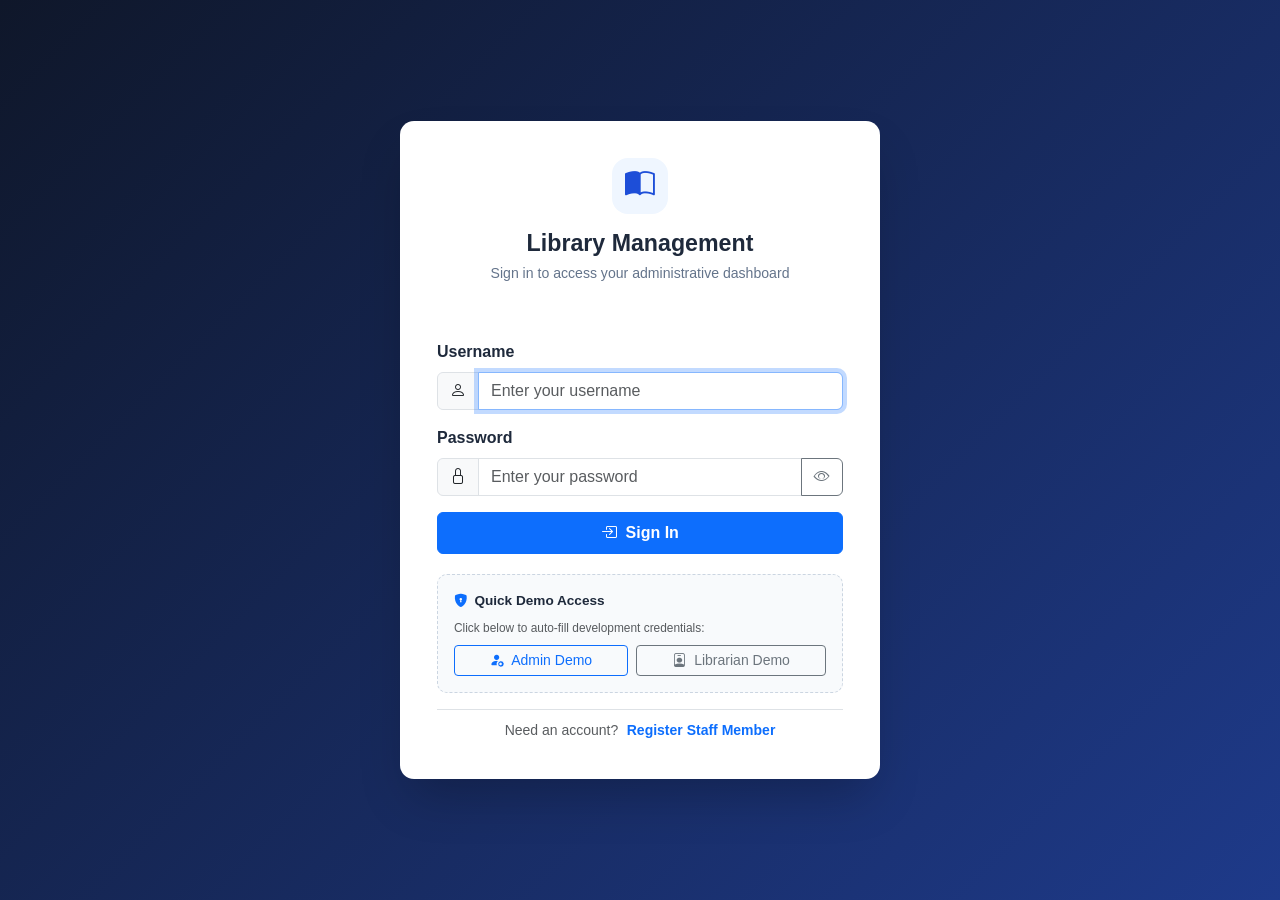
<file: students.html>
<!DOCTYPE html>
<html lang="en">
<head>
  <meta charset="UTF-8">
  <meta name="viewport" content="width=device-width, initial-scale=1.0">
  <title>Student Members - Library Management System</title>
  <!-- Bootstrap 5 CSS -->
  <link href="https://cdn.jsdelivr.net/npm/bootstrap@5.3.3/dist/css/bootstrap.min.css" rel="stylesheet">
  <!-- Bootstrap Icons -->
  <link href="https://cdn.jsdelivr.net/npm/bootstrap-icons@1.11.3/font/bootstrap-icons.min.css" rel="stylesheet">
  <!-- Custom Theme CSS -->
  <link href="css/style.css" rel="stylesheet">
</head>
<body>

  <div class="app-container">
    <div class="sidebar-backdrop"></div>

    <!-- Sidebar Navigation Menu -->
    <aside class="app-sidebar">
      <a href="index.html" class="sidebar-brand">
        <i class="bi bi-book-half"></i>
        <span>Library<span class="text-primary-emphasis" style="color: #60a5fa !important;">MS</span></span>
      </a>

      <ul class="sidebar-nav">
        <li class="nav-section-title">Core Management</li>
        <li>
          <a href="index.html" class="nav-link">
            <i class="bi bi-grid-1x2-fill"></i>
            <span>Dashboard</span>
          </a>
        </li>
        <li>
          <a href="books.html" class="nav-link">
            <i class="bi bi-book"></i>
            <span>Books Catalog</span>
          </a>
        </li>
        <li>
          <a href="students.html" class="nav-link active">
            <i class="bi bi-people"></i>
            <span>Students</span>
          </a>
        </li>

        <li class="nav-section-title">Circulation</li>
        <li>
          <a href="issues.html" class="nav-link">
            <i class="bi bi-journal-arrow-up"></i>
            <span>Issue Books</span>
          </a>
        </li>
        <li>
          <a href="fines.html" class="nav-link">
            <i class="bi bi-clock-history"></i>
            <span>Returns & Fines</span>
          </a>
        </li>

        <li class="nav-section-title">Analytics</li>
        <li>
          <a href="reports.html" class="nav-link">
            <i class="bi bi-bar-chart-line"></i>
            <span>Reports & Exports</span>
          </a>
        </li>
      </ul>

      <!-- User Profile in Sidebar Footer -->
      <div class="sidebar-footer">
        <div class="sidebar-user">
          <div class="user-avatar user-avatar-display">AD</div>
          <div class="user-info">
            <div class="user-name user-name-display">Administrator</div>
            <div class="user-role user-role-display">ADMIN</div>
          </div>
          <button class="btn btn-sm btn-link text-white-50 p-1 btn-logout" title="Sign Out">
            <i class="bi bi-box-arrow-right fs-5"></i>
          </button>
        </div>
      </div>
    </aside>

    <!-- Main Content Area -->
    <div class="app-main">
      <!-- Top Navigation Bar -->
      <header class="app-topbar">
        <div class="topbar-left">
          <button class="sidebar-toggler" type="button" aria-label="Toggle navigation">
            <i class="bi bi-list"></i>
          </button>
          <span class="fw-semibold text-secondary">Student Registry</span>
        </div>

        <div class="topbar-right">
          <button class="btn btn-primary" onclick="openAddStudentModal()">
            <i class="bi bi-person-plus me-1"></i> Register Student
          </button>

          <div class="dropdown">
            <button class="btn btn-link text-decoration-none dropdown-toggle d-flex align-items-center gap-2 p-0 text-dark" type="button" data-bs-toggle="dropdown" aria-expanded="false">
              <div class="user-avatar user-avatar-display" style="width: 34px; height: 34px; font-size: 0.85rem;">AD</div>
              <span class="fw-semibold small d-none d-md-inline user-name-display">Administrator</span>
            </button>
            <ul class="dropdown-menu dropdown-menu-end shadow-sm">
              <li><h6 class="dropdown-header user-name-display">Administrator</h6></li>
              <li><hr class="dropdown-divider"></li>
              <li><a class="dropdown-item text-danger btn-logout" href="#"><i class="bi bi-box-arrow-right me-2"></i>Sign Out</a></li>
            </ul>
          </div>
        </div>
      </header>

      <!-- App Body Content -->
      <main class="app-content">
        <!-- Page Title -->
        <div class="page-header">
          <div>
            <h1 class="page-title">Registered Students</h1>
            <p class="page-subtitle">Manage registered library patrons, departments, and borrowing permissions</p>
          </div>
          <span class="badge bg-primary px-3 py-2 fs-6 rounded-pill" id="students-count-badge">Loading...</span>
        </div>

        <!-- Filter & Search Bar Card -->
        <div class="content-card mb-4">
          <div class="p-3">
            <div class="row g-2 align-items-center">
              <div class="col-12 col-md-9">
                <div class="input-group">
                  <span class="input-group-text bg-white border-end-0"><i class="bi bi-search text-muted"></i></span>
                  <input type="text" class="form-control border-start-0" id="student-search-input" placeholder="Search by student name, roll ID, email, or department...">
                </div>
              </div>
              <div class="col-12 col-md-3 text-end">
                <button class="btn btn-outline-secondary w-100" onclick="document.getElementById('student-search-input').value=''; loadStudents();">
                  <i class="bi bi-arrow-counterclockwise me-1"></i> Clear Search
                </button>
              </div>
            </div>
          </div>
        </div>

        <!-- Students Table Card -->
        <div class="content-card">
          <div class="table-responsive">
            <table class="custom-table">
              <thead>
                <tr>
                  <th>Student ID</th>
                  <th>Student Name & Email</th>
                  <th>Department</th>
                  <th>Phone</th>
                  <th>Registered Date</th>
                  <th>Current Borrows</th>
                  <th class="text-end">Actions</th>
                </tr>
              </thead>
              <tbody id="students-table-body">
                <!-- Dynamically populated by students.js -->
              </tbody>
            </table>
          </div>
        </div>
      </main>
    </div>
  </div>

  <!-- Register / Edit Student Modal -->
  <div class="modal fade" id="studentModal" tabindex="-1" aria-labelledby="student-modal-title" aria-hidden="true">
    <div class="modal-dialog">
      <div class="modal-content">
        <form id="student-form">
          <div class="modal-header">
            <h5 class="modal-title fw-bold" id="student-modal-title">Register New Student</h5>
            <button type="button" class="btn-close" data-bs-dismiss="modal" aria-label="Close"></button>
          </div>
          <div class="modal-body">
            <input type="hidden" id="student-id-field">

            <div class="mb-3">
              <label for="student-identifier" class="form-label fw-semibold">Student ID / Roll No <span class="text-danger">*</span></label>
              <input type="text" class="form-control" id="student-identifier" required placeholder="e.g. STU-2026-007">
            </div>

            <div class="mb-3">
              <label for="student-name" class="form-label fw-semibold">Full Name <span class="text-danger">*</span></label>
              <input type="text" class="form-control" id="student-name" required placeholder="e.g. Rachel Green">
            </div>

            <div class="mb-3">
              <label for="student-email" class="form-label fw-semibold">Email Address <span class="text-danger">*</span></label>
              <input type="email" class="form-control" id="student-email" required placeholder="rachel@student.univ.edu">
            </div>

            <div class="row g-2 mb-3">
              <div class="col-md-6">
                <label for="student-phone" class="form-label fw-semibold">Phone Number <span class="text-danger">*</span></label>
                <input type="tel" class="form-control" id="student-phone" required placeholder="+1-555-0199">
              </div>
              <div class="col-md-6">
                <label for="student-department" class="form-label fw-semibold">Department <span class="text-danger">*</span></label>
                <input type="text" class="form-control" id="student-department" required placeholder="e.g. Computer Science">
              </div>
            </div>

            <div class="mb-3">
              <label for="student-reg-date" class="form-label fw-semibold">Registration Date</label>
              <input type="date" class="form-control" id="student-reg-date">
            </div>
          </div>
          <div class="modal-footer">
            <button type="button" class="btn btn-secondary" data-bs-dismiss="modal">Cancel</button>
            <button type="submit" class="btn btn-primary" id="btn-save-student">
              <i class="bi bi-check-lg me-1"></i> Save Student
            </button>
          </div>
        </form>
      </div>
    </div>
  </div>

  <div id="toast-container"></div>

  <!-- Scripts -->
  <script src="https://cdn.jsdelivr.net/npm/bootstrap@5.3.3/dist/js/bootstrap.bundle.min.js"></script>
  <script src="js/config.js"></script>
  <script src="js/api.js"></script>
  <script src="js/auth.js"></script>
  <script src="js/students.js"></script>
</body>
</html>
</file>
<file: css/style.css>
/* ==========================================================================
   Library Management System - Modern Blue-and-White Theme
   ========================================================================== */

:root {
  --primary: #1d4ed8;
  --primary-hover: #1e40af;
  --primary-light: #eff6ff;
  --primary-subtle: #dbeafe;
  --secondary: #64748b;
  --success: #10b981;
  --success-subtle: #d1fae5;
  --warning: #f59e0b;
  --warning-subtle: #fef3c7;
  --danger: #ef4444;
  --danger-subtle: #fee2e2;
  --info: #06b6d4;
  --info-subtle: #cffafe;
  --dark: #0f172a;
  --light-bg: #f8fafc;
  --card-bg: #ffffff;
  --border-color: #e2e8f0;
  --text-main: #1e293b;
  --text-muted: #64748b;
  --sidebar-width: 260px;
  --sidebar-bg: #0f172a;
  --sidebar-text: #94a3b8;
  --sidebar-hover: #1e293b;
  --sidebar-active: #2563eb;
  --topbar-height: 68px;
  --transition: all 0.25s ease-in-out;
  --shadow-sm: 0 1px 3px rgba(0,0,0,0.06), 0 1px 2px rgba(0,0,0,0.04);
  --shadow-md: 0 4px 6px -1px rgba(0,0,0,0.07), 0 2px 4px -2px rgba(0,0,0,0.05);
  --shadow-lg: 0 10px 15px -3px rgba(0,0,0,0.08), 0 4px 6px -4px rgba(0,0,0,0.04);
  --radius-sm: 6px;
  --radius-md: 10px;
  --radius-lg: 14px;
}

body {
  font-family: -apple-system, BlinkMacSystemFont, "Segoe UI", Roboto, "Helvetica Neue", Arial, sans-serif;
  background-color: var(--light-bg);
  color: var(--text-main);
  margin: 0;
  padding: 0;
  min-height: 100vh;
  overflow-x: hidden;
}

/* --------------------------------------------------------------------------
   Layout Structure
   -------------------------------------------------------------------------- */
.app-container {
  display: flex;
  min-height: 100vh;
}

/* Sidebar */
.app-sidebar {
  width: var(--sidebar-width);
  background-color: var(--sidebar-bg);
  color: #f8fafc;
  display: flex;
  flex-direction: column;
  position: fixed;
  top: 0;
  bottom: 0;
  left: 0;
  z-index: 1040;
  transition: var(--transition);
  box-shadow: 2px 0 12px rgba(0, 0, 0, 0.1);
}

.sidebar-brand {
  height: var(--topbar-height);
  display: flex;
  align-items: center;
  padding: 0 1.5rem;
  background: rgba(255, 255, 255, 0.03);
  border-bottom: 1px solid rgba(255, 255, 255, 0.08);
  font-size: 1.2rem;
  font-weight: 700;
  color: #ffffff;
  text-decoration: none;
  gap: 0.75rem;
}

.sidebar-brand i {
  color: #60a5fa;
  font-size: 1.5rem;
}

.sidebar-nav {
  flex: 1;
  padding: 1.25rem 0.75rem;
  overflow-y: auto;
  list-style: none;
  margin: 0;
}

.nav-section-title {
  font-size: 0.7rem;
  font-weight: 700;
  text-transform: uppercase;
  letter-spacing: 0.08em;
  color: #64748b;
  padding: 0.75rem 1rem 0.25rem;
}

.sidebar-nav .nav-link {
  display: flex;
  align-items: center;
  gap: 0.85rem;
  padding: 0.75rem 1rem;
  color: var(--sidebar-text);
  border-radius: var(--radius-sm);
  font-weight: 500;
  font-size: 0.92rem;
  transition: var(--transition);
  text-decoration: none;
  margin-bottom: 0.25rem;
}

.sidebar-nav .nav-link i {
  font-size: 1.15rem;
  width: 24px;
  text-align: center;
  color: #94a3b8;
  transition: var(--transition);
}

.sidebar-nav .nav-link:hover {
  background-color: var(--sidebar-hover);
  color: #ffffff;
}

.sidebar-nav .nav-link:hover i {
  color: #93c5fd;
}

.sidebar-nav .nav-link.active {
  background: linear-gradient(135deg, #2563eb, #1d4ed8);
  color: #ffffff;
  box-shadow: 0 4px 10px rgba(37, 99, 235, 0.35);
}

.sidebar-nav .nav-link.active i {
  color: #ffffff;
}

.sidebar-footer {
  padding: 1rem 1.25rem;
  border-top: 1px solid rgba(255, 255, 255, 0.08);
  background: rgba(0, 0, 0, 0.15);
}

.sidebar-user {
  display: flex;
  align-items: center;
  gap: 0.75rem;
}

.user-avatar {
  width: 38px;
  height: 38px;
  border-radius: 50%;
  background: #3b82f6;
  color: #ffffff;
  display: flex;
  align-items: center;
  justify-content: center;
  font-weight: 600;
  font-size: 0.95rem;
}

.user-info {
  flex: 1;
  overflow: hidden;
}

.user-info .user-name {
  font-size: 0.88rem;
  font-weight: 600;
  color: #ffffff;
  white-space: nowrap;
  overflow: hidden;
  text-overflow: ellipsis;
}

.user-info .user-role {
  font-size: 0.75rem;
  color: #94a3b8;
}

/* Main Content Area */
.app-main {
  flex: 1;
  margin-left: var(--sidebar-width);
  display: flex;
  flex-direction: column;
  min-width: 0;
  transition: var(--transition);
}

/* Top Navigation Bar */
.app-topbar {
  height: var(--topbar-height);
  background: #ffffff;
  border-bottom: 1px solid var(--border-color);
  padding: 0 1.75rem;
  display: flex;
  align-items: center;
  justify-content: space-between;
  position: sticky;
  top: 0;
  z-index: 1030;
  box-shadow: var(--shadow-sm);
}

.topbar-left {
  display: flex;
  align-items: center;
  gap: 1rem;
}

.sidebar-toggler {
  display: none;
  background: transparent;
  border: none;
  font-size: 1.35rem;
  color: var(--text-main);
  padding: 0.35rem;
  cursor: pointer;
  border-radius: var(--radius-sm);
}

.sidebar-toggler:hover {
  background: var(--primary-light);
  color: var(--primary);
}

.topbar-search {
  position: relative;
  width: 320px;
}

.topbar-search input {
  width: 100%;
  padding: 0.5rem 1rem 0.5rem 2.4rem;
  border-radius: 20px;
  border: 1px solid var(--border-color);
  background-color: var(--light-bg);
  font-size: 0.88rem;
  transition: var(--transition);
}

.topbar-search input:focus {
  outline: none;
  background-color: #ffffff;
  border-color: var(--primary);
  box-shadow: 0 0 0 3px rgba(37, 99, 235, 0.15);
}

.topbar-search i {
  position: absolute;
  left: 0.9rem;
  top: 50%;
  transform: translateY(-50%);
  color: var(--text-muted);
  font-size: 0.95rem;
}

.topbar-right {
  display: flex;
  align-items: center;
  gap: 1.25rem;
}

.topbar-status-badge {
  display: flex;
  align-items: center;
  gap: 0.5rem;
  padding: 0.4rem 0.85rem;
  border-radius: 20px;
  background-color: var(--success-subtle);
  color: #065f46;
  font-size: 0.82rem;
  font-weight: 600;
}

.topbar-status-badge .indicator-dot {
  width: 8px;
  height: 8px;
  border-radius: 50%;
  background-color: var(--success);
  display: inline-block;
  animation: pulse-dot 2s infinite;
}

@keyframes pulse-dot {
  0% { transform: scale(0.95); box-shadow: 0 0 0 0 rgba(16, 185, 129, 0.7); }
  70% { transform: scale(1); box-shadow: 0 0 0 6px rgba(16, 185, 129, 0); }
  100% { transform: scale(0.95); box-shadow: 0 0 0 0 rgba(16, 185, 129, 0); }
}

/* Main Body View */
.app-content {
  padding: 1.75rem;
  flex: 1;
}

.page-header {
  display: flex;
  align-items: center;
  justify-content: space-between;
  margin-bottom: 1.75rem;
  flex-wrap: wrap;
  gap: 1rem;
}

.page-title {
  font-size: 1.5rem;
  font-weight: 700;
  color: var(--text-main);
  margin: 0;
}

.page-subtitle {
  color: var(--text-muted);
  font-size: 0.9rem;
  margin-top: 0.25rem;
}

/* --------------------------------------------------------------------------
   Metric / Stat Cards
   -------------------------------------------------------------------------- */
.stat-card {
  background: #ffffff;
  border: 1px solid var(--border-color);
  border-radius: var(--radius-md);
  padding: 1.5rem;
  box-shadow: var(--shadow-sm);
  transition: var(--transition);
  position: relative;
  overflow: hidden;
  height: 100%;
  display: flex;
  flex-direction: column;
  justify-content: space-between;
}

.stat-card:hover {
  transform: translateY(-3px);
  box-shadow: var(--shadow-md);
  border-color: #cbd5e1;
}

.stat-card::before {
  content: "";
  position: absolute;
  top: 0;
  left: 0;
  right: 0;
  height: 4px;
}

.stat-card.card-blue::before { background: linear-gradient(90deg, #3b82f6, #1d4ed8); }
.stat-card.card-green::before { background: linear-gradient(90deg, #10b981, #059669); }
.stat-card.card-amber::before { background: linear-gradient(90deg, #f59e0b, #d97706); }
.stat-card.card-red::before { background: linear-gradient(90deg, #ef4444, #dc2626); }

.stat-card-header {
  display: flex;
  align-items: center;
  justify-content: space-between;
  margin-bottom: 0.75rem;
}

.stat-title {
  font-size: 0.85rem;
  font-weight: 600;
  text-transform: uppercase;
  letter-spacing: 0.05em;
  color: var(--text-muted);
}

.stat-icon {
  width: 44px;
  height: 44px;
  border-radius: var(--radius-sm);
  display: flex;
  align-items: center;
  justify-content: center;
  font-size: 1.35rem;
}

.card-blue .stat-icon { background: var(--primary-light); color: var(--primary); }
.card-green .stat-icon { background: var(--success-subtle); color: #059669; }
.card-amber .stat-icon { background: var(--warning-subtle); color: #d97706; }
.card-red .stat-icon { background: var(--danger-subtle); color: #dc2626; }

.stat-value {
  font-size: 2.15rem;
  font-weight: 700;
  color: var(--text-main);
  line-height: 1.2;
}

.stat-desc {
  font-size: 0.82rem;
  color: var(--text-muted);
  margin-top: 0.5rem;
  display: flex;
  align-items: center;
  gap: 0.35rem;
}

/* --------------------------------------------------------------------------
   Cards, Tables, and Charts
   -------------------------------------------------------------------------- */
.content-card {
  background: #ffffff;
  border: 1px solid var(--border-color);
  border-radius: var(--radius-md);
  box-shadow: var(--shadow-sm);
  margin-bottom: 1.75rem;
  overflow: hidden;
}

.content-card-header {
  padding: 1.25rem 1.5rem;
  border-bottom: 1px solid var(--border-color);
  display: flex;
  align-items: center;
  justify-content: space-between;
  background-color: #ffffff;
  flex-wrap: wrap;
  gap: 0.75rem;
}

.content-card-title {
  font-size: 1.05rem;
  font-weight: 700;
  margin: 0;
  display: flex;
  align-items: center;
  gap: 0.6rem;
  color: var(--text-main);
}

.content-card-title i {
  color: var(--primary);
}

.content-card-body {
  padding: 1.5rem;
}

/* Tables */
.table-responsive {
  margin-bottom: 0;
}

.custom-table {
  width: 100%;
  margin-bottom: 0;
  color: var(--text-main);
  border-collapse: separate;
  border-spacing: 0;
}

.custom-table th {
  background-color: #f8fafc;
  color: #475569;
  font-size: 0.78rem;
  font-weight: 700;
  text-transform: uppercase;
  letter-spacing: 0.05em;
  padding: 0.9rem 1.1rem;
  border-bottom: 1px solid var(--border-color);
  white-space: nowrap;
}

.custom-table td {
  padding: 1rem 1.1rem;
  vertical-align: middle;
  border-bottom: 1px solid var(--border-color);
  font-size: 0.9rem;
}

.custom-table tbody tr {
  transition: var(--transition);
}

.custom-table tbody tr:hover {
  background-color: #f1f5f9;
}

.custom-table tbody tr:last-child td {
  border-bottom: none;
}

/* Status Badges */
.badge-status {
  padding: 0.35rem 0.75rem;
  font-size: 0.75rem;
  font-weight: 600;
  border-radius: 20px;
  display: inline-flex;
  align-items: center;
  gap: 0.35rem;
  text-transform: uppercase;
  letter-spacing: 0.04em;
}

.badge-status.badge-issued {
  background-color: var(--primary-light);
  color: var(--primary);
  border: 1px solid #bfdbfe;
}

.badge-status.badge-returned {
  background-color: var(--success-subtle);
  color: #065f46;
  border: 1px solid #a7f3d0;
}

.badge-status.badge-overdue {
  background-color: var(--danger-subtle);
  color: #991b1b;
  border: 1px solid #fecaca;
}

.badge-status.badge-pending {
  background-color: var(--warning-subtle);
  color: #92400e;
  border: 1px solid #fde68a;
}

.badge-status.badge-paid {
  background-color: var(--success-subtle);
  color: #065f46;
  border: 1px solid #a7f3d0;
}

.badge-status.badge-waived {
  background-color: #f1f5f9;
  color: #475569;
  border: 1px solid #cbd5e1;
}

/* Action Buttons */
.btn-action-group {
  display: inline-flex;
  gap: 0.4rem;
}

.btn-action {
  width: 32px;
  height: 32px;
  padding: 0;
  display: inline-flex;
  align-items: center;
  justify-content: center;
  border-radius: var(--radius-sm);
  font-size: 0.88rem;
  transition: var(--transition);
  border: 1px solid transparent;
}

.btn-action-view {
  background: var(--info-subtle);
  color: #0e7490;
}
.btn-action-view:hover {
  background: #0891b2;
  color: #ffffff;
}

.btn-action-edit {
  background: var(--primary-light);
  color: var(--primary);
}
.btn-action-edit:hover {
  background: var(--primary);
  color: #ffffff;
}

.btn-action-delete {
  background: var(--danger-subtle);
  color: #dc2626;
}
.btn-action-delete:hover {
  background: #dc2626;
  color: #ffffff;
}

.btn-action-return {
  background: var(--success-subtle);
  color: #059669;
}
.btn-action-return:hover {
  background: #059669;
  color: #ffffff;
}

/* Empty State & Loading State */
.state-container {
  padding: 3rem 1.5rem;
  text-align: center;
  color: var(--text-muted);
}

.state-container i {
  font-size: 3rem;
  color: #94a3b8;
  margin-bottom: 1rem;
  display: inline-block;
}

.state-container h5 {
  font-weight: 600;
  color: var(--text-main);
  margin-bottom: 0.5rem;
}

.state-container p {
  font-size: 0.9rem;
  max-width: 420px;
  margin: 0 auto;
}

/* Toast Notifications */
#toast-container {
  position: fixed;
  top: 1.5rem;
  right: 1.5rem;
  z-index: 9999;
  display: flex;
  flex-direction: column;
  gap: 0.75rem;
  pointer-events: none;
}

.app-toast {
  min-width: 300px;
  max-width: 420px;
  background: #ffffff;
  border-radius: var(--radius-md);
  padding: 1rem 1.25rem;
  box-shadow: var(--shadow-lg);
  display: flex;
  align-items: flex-start;
  gap: 0.85rem;
  pointer-events: auto;
  border-left: 4px solid var(--primary);
  animation: slide-in 0.3s cubic-bezier(0.16, 1, 0.3, 1);
  transition: var(--transition);
}

.app-toast.toast-success { border-left-color: var(--success); }
.app-toast.toast-error { border-left-color: var(--danger); }
.app-toast.toast-warning { border-left-color: var(--warning); }
.app-toast.toast-info { border-left-color: var(--info); }

.toast-icon {
  font-size: 1.25rem;
  margin-top: 2px;
}
.toast-success .toast-icon { color: var(--success); }
.toast-error .toast-icon { color: var(--danger); }
.toast-warning .toast-icon { color: var(--warning); }
.toast-info .toast-icon { color: var(--info); }

.toast-content {
  flex: 1;
}

.toast-title {
  font-weight: 600;
  font-size: 0.92rem;
  color: var(--text-main);
  margin-bottom: 0.2rem;
}

.toast-message {
  font-size: 0.84rem;
  color: var(--text-muted);
  line-height: 1.35;
}

.toast-close {
  background: transparent;
  border: none;
  color: #94a3b8;
  font-size: 1.1rem;
  cursor: pointer;
  padding: 0;
  line-height: 1;
}

.toast-close:hover {
  color: var(--text-main);
}

@keyframes slide-in {
  from { transform: translateX(100%); opacity: 0; }
  to { transform: translateX(0); opacity: 1; }
}

/* --------------------------------------------------------------------------
   Authentication Pages (Login / Register)
   -------------------------------------------------------------------------- */
.auth-page {
  min-height: 100vh;
  display: flex;
  align-items: center;
  justify-content: center;
  background: linear-gradient(135deg, #0f172a 0%, #1e3a8a 100%);
  padding: 2rem 1rem;
}

.auth-card {
  width: 100%;
  max-width: 480px;
  background: #ffffff;
  border-radius: var(--radius-lg);
  box-shadow: 0 25px 50px -12px rgba(0, 0, 0, 0.25);
  overflow: hidden;
  border: 1px solid rgba(255, 255, 255, 0.1);
}

.auth-header {
  padding: 2.25rem 2.25rem 1.25rem;
  text-align: center;
}

.auth-logo {
  width: 56px;
  height: 56px;
  background: var(--primary-light);
  color: var(--primary);
  border-radius: 16px;
  display: inline-flex;
  align-items: center;
  justify-content: center;
  font-size: 1.85rem;
  margin-bottom: 1rem;
}

.auth-title {
  font-size: 1.45rem;
  font-weight: 700;
  color: var(--text-main);
  margin-bottom: 0.35rem;
}

.auth-subtitle {
  color: var(--text-muted);
  font-size: 0.88rem;
}

.auth-body {
  padding: 1.25rem 2.25rem 2.25rem;
}

.demo-credentials-box {
  background-color: #f8fafc;
  border: 1px dashed #cbd5e1;
  border-radius: var(--radius-md);
  padding: 1rem;
  margin-top: 1.25rem;
  font-size: 0.85rem;
}

.demo-credentials-box .demo-title {
  font-weight: 600;
  color: var(--text-main);
  margin-bottom: 0.5rem;
  display: flex;
  align-items: center;
  gap: 0.4rem;
}

/* --------------------------------------------------------------------------
   Mobile Responsiveness
   -------------------------------------------------------------------------- */
@media (max-width: 991.98px) {
  .app-sidebar {
    transform: translateX(-100%);
  }
  .app-sidebar.show {
    transform: translateX(0);
  }
  .app-main {
    margin-left: 0;
  }
  .sidebar-toggler {
    display: block;
  }
  .sidebar-backdrop {
    position: fixed;
    top: 0;
    left: 0;
    right: 0;
    bottom: 0;
    background: rgba(15, 23, 42, 0.6);
    z-index: 1035;
    opacity: 0;
    visibility: hidden;
    transition: var(--transition);
  }
  .sidebar-backdrop.show {
    opacity: 1;
    visibility: visible;
  }
  .topbar-search {
    width: 200px;
  }
}

@media (max-width: 575.98px) {
  .app-topbar {
    padding: 0 1rem;
  }
  .app-content {
    padding: 1rem;
  }
  .topbar-search {
    display: none;
  }
}

/* --------------------------------------------------------------------------
   Print Stylesheet for Reports
   -------------------------------------------------------------------------- */
@media print {
  .app-sidebar, .app-topbar, .btn-action-group, .no-print {
    display: none !important;
  }
  .app-main {
    margin-left: 0 !important;
  }
  .content-card {
    border: none !important;
    box-shadow: none !important;
  }
  body {
    background: #ffffff !important;
  }
}
</file>
